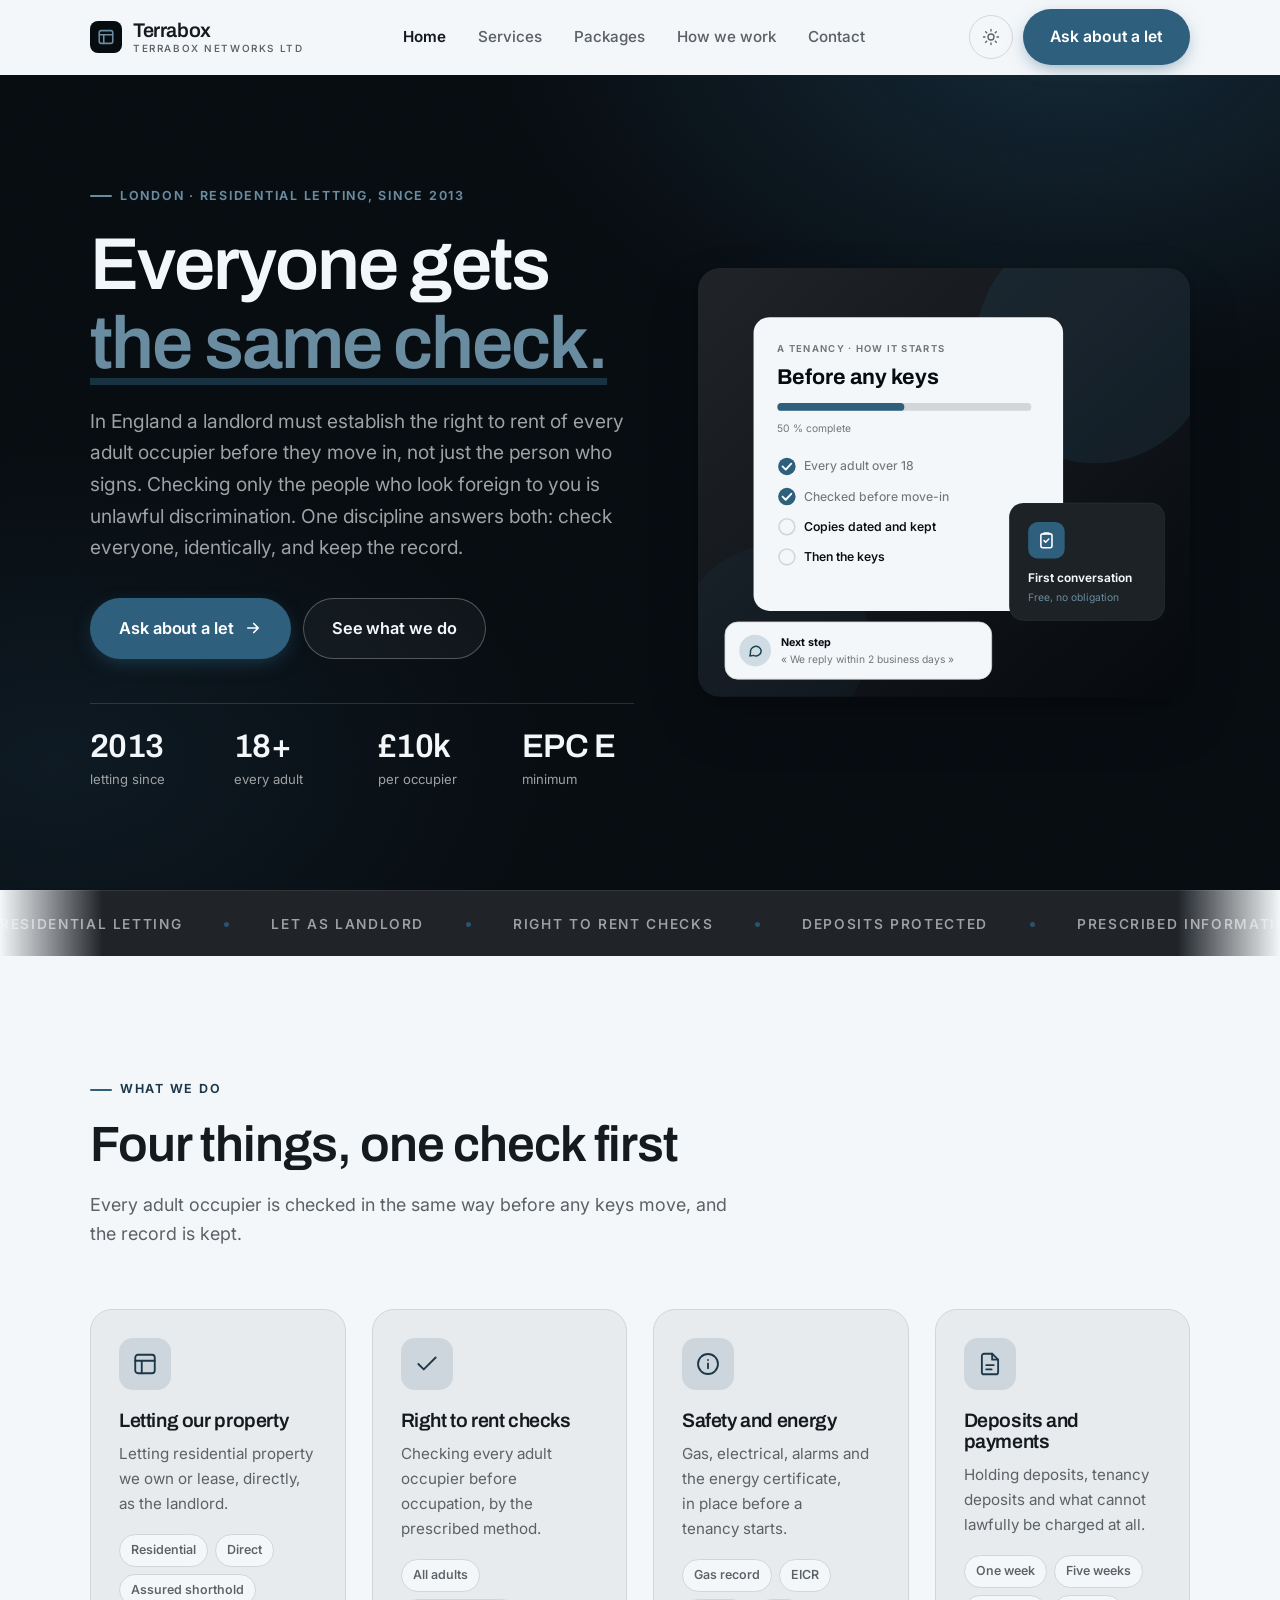
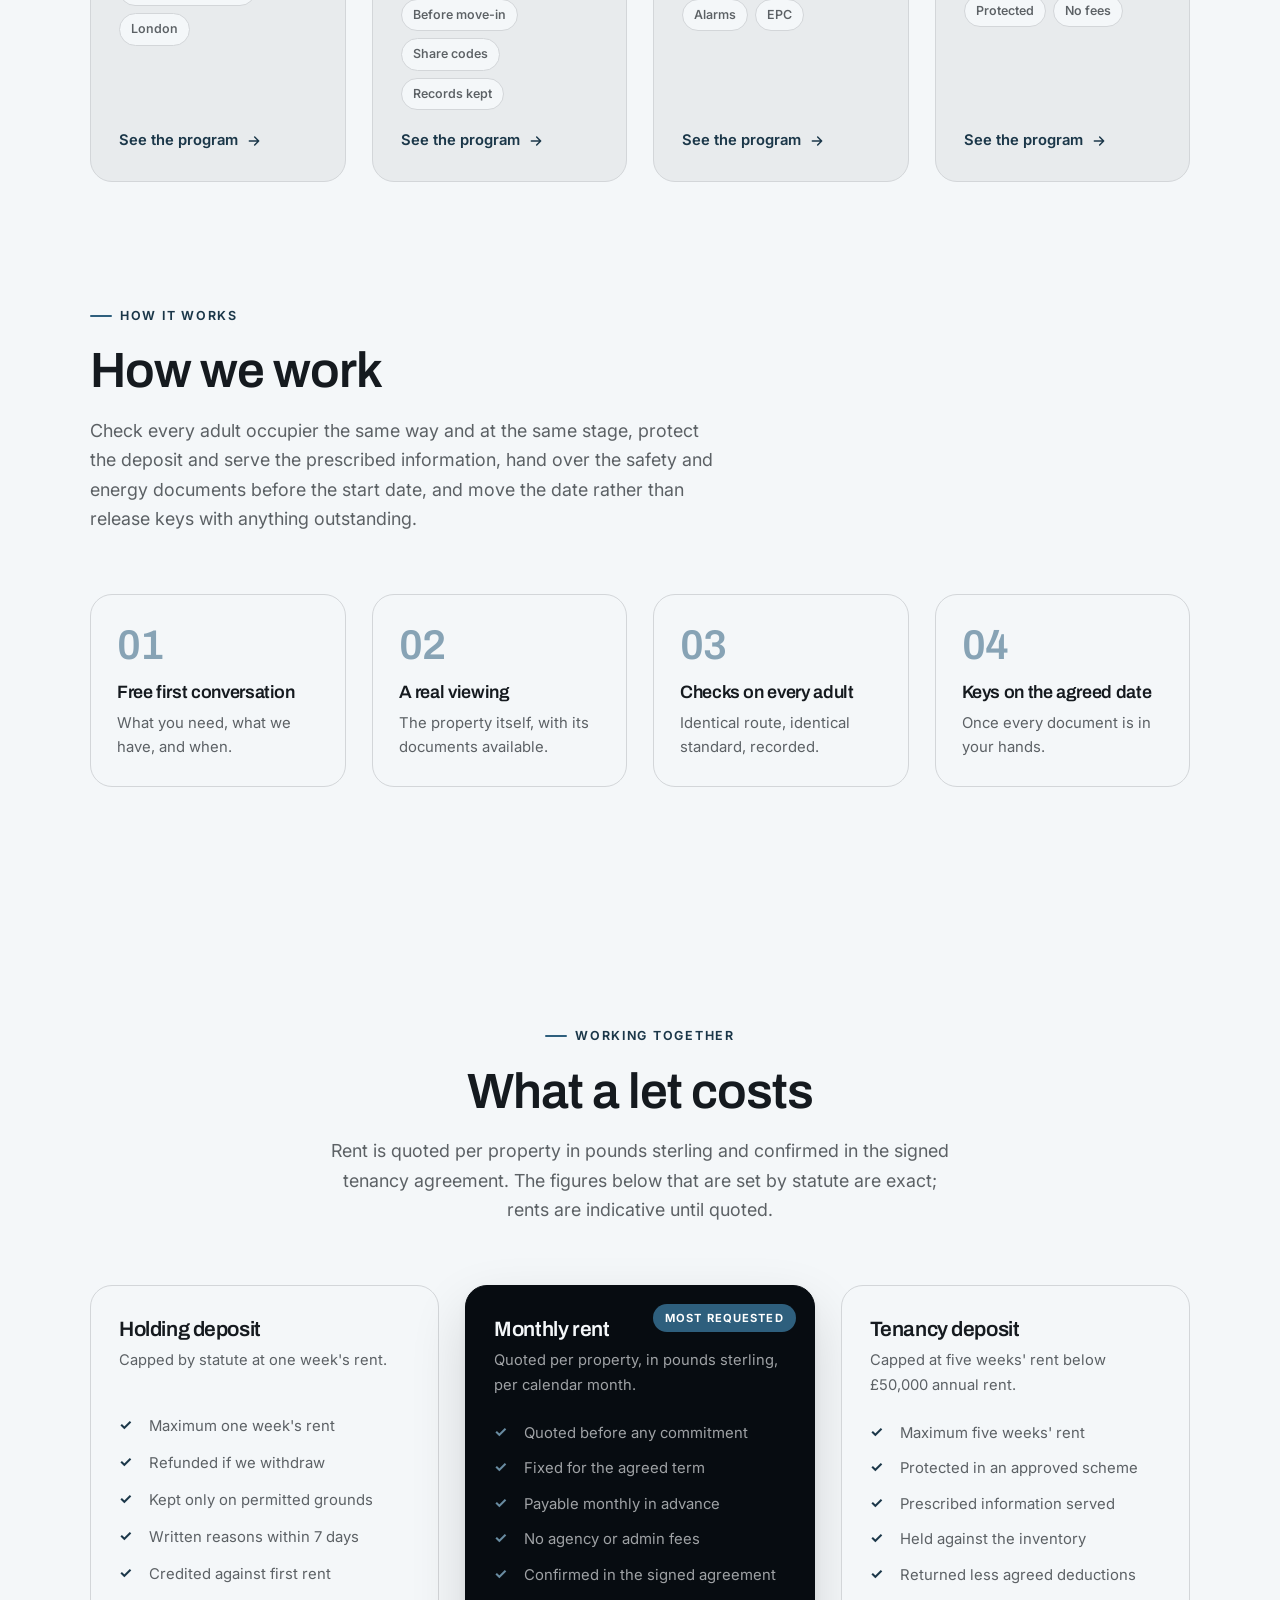
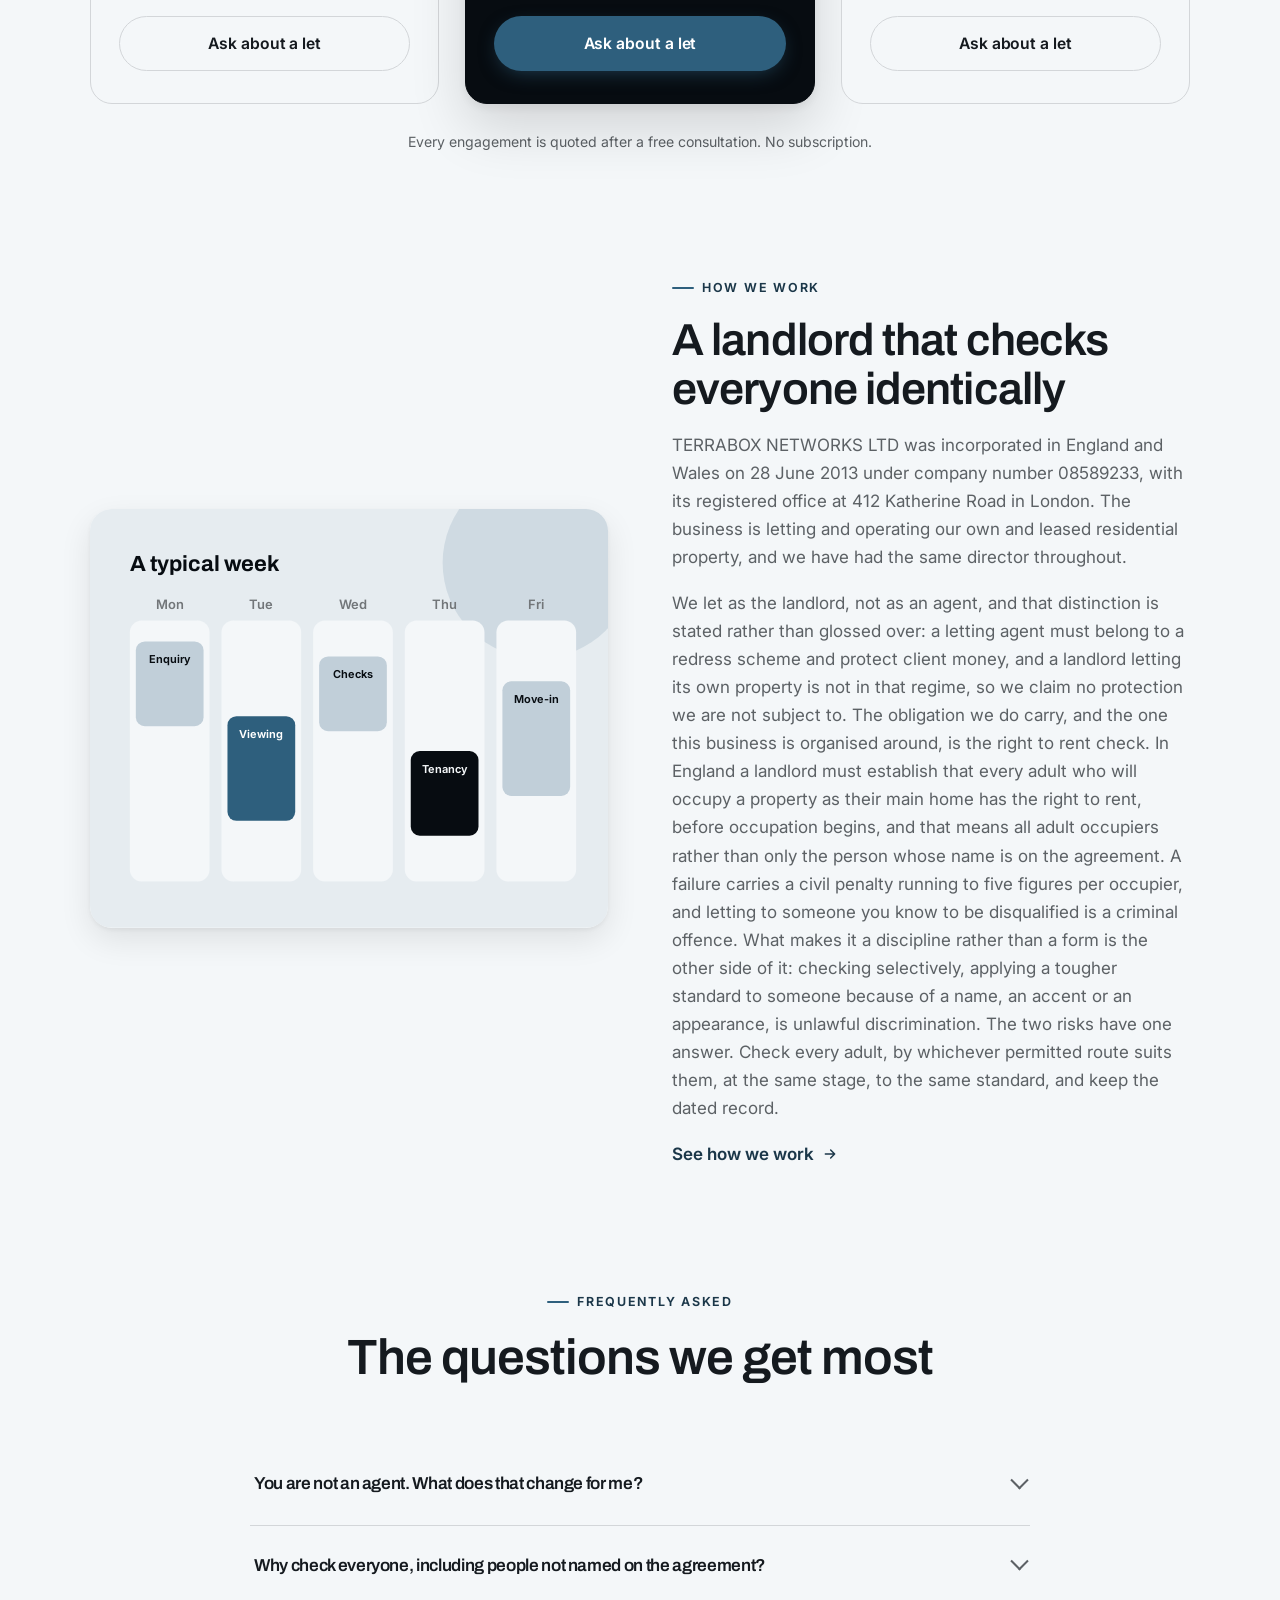
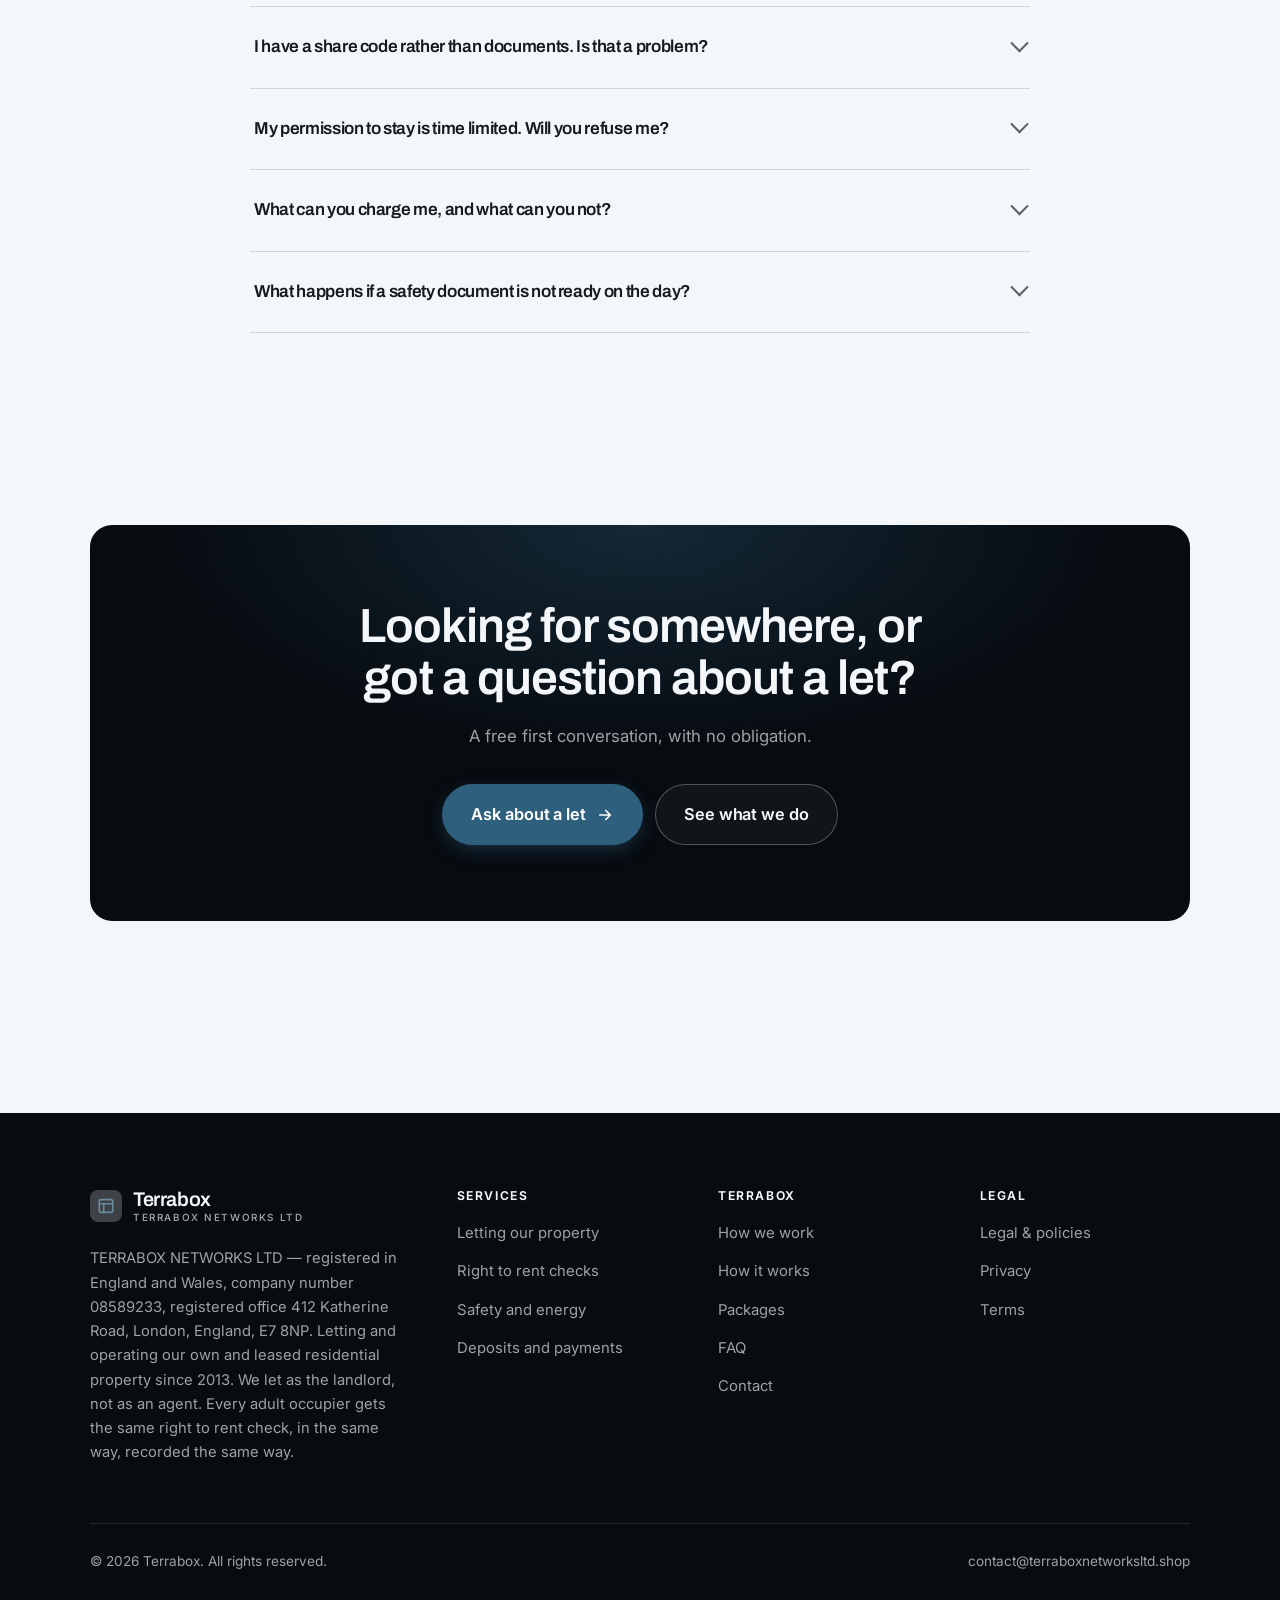
<file: index.html>
<!DOCTYPE html>
<html lang="en" class="no-js">
<head>
<meta charset="utf-8">
<meta name="viewport" content="width=device-width, initial-scale=1">
<title>Terrabox Networks Ltd — residential letting, London</title>
<meta name="description" content="TERRABOX NETWORKS LTD, letting and operating its own and leased residential property in London since 2013. Every adult occupier checked the same way.">
<link rel="canonical" href="https://terraboxnetworksltd.shop/">

<meta property="og:type" content="website">
<meta property="og:url" content="https://terraboxnetworksltd.shop/">
<meta property="og:site_name" content="Terrabox">
<meta property="og:locale" content="en_US">
<meta property="og:title" content="Terrabox Networks Ltd — residential letting, London">
<meta property="og:description" content="TERRABOX NETWORKS LTD, letting and operating its own and leased residential property in London since 2013. Every adult occupier checked the same way.">
<meta name="theme-color" content="#070c11">

<link rel="icon" href="assets/img/favicon.svg" type="image/svg+xml">
<link rel="preconnect" href="https://fonts.googleapis.com">
<link rel="preconnect" href="https://fonts.gstatic.com" crossorigin>
<link rel="stylesheet" href="https://fonts.googleapis.com/css2?family=Archivo:wght@400;500;600;700&family=Inter:wght@400..700&display=swap">
<link rel="stylesheet" href="assets/css/style.css">

<!-- Thème appliqué avant le premier rendu (évite le flash) -->
<script>
document.documentElement.classList.remove('no-js');
(function(){try{var t=localStorage.getItem('site-theme');if(t){document.documentElement.setAttribute('data-theme',t);}}catch(e){}})();
</script>
<script type="application/ld+json">
{
  "@context": "https://schema.org",
  "@type": "Organization",
  "name": "Terrabox",
  "url": "https://terraboxnetworksltd.shop/",
  "email": "contact@terraboxnetworksltd.shop",
  "description": "TERRABOX NETWORKS LTD, letting and operating its own and leased residential property in London since 2013. Every adult occupier checked the same way.",
  "areaServed": "US",
  "knowsLanguage": "en"
}
</script>
</head>

<body>
<a class="skip-link" href="#main">Skip to main content</a>

<header class="site-header">
  <nav class="wrap nav" aria-label="Main navigation">
    <a class="brand" href="index.html">
      <svg class="brand__mark" viewBox="0 0 64 64" aria-hidden="true">
        <rect class="bm-bg" width="64" height="64" rx="16"/>
        <g class="bm-ic" transform="translate(14 14) scale(1.5)" fill="none" stroke-width="2.1" stroke-linecap="round" stroke-linejoin="round"><rect x="3" y="3.5" width="18" height="17" rx="2.5"/><path d="M3 9h18M9 9v11.5"/></g>
      </svg>
      <span>Terrabox<span class="brand__sub">TERRABOX NETWORKS LTD</span></span>
    </a>

    <ul class="nav__links" id="nav-links">
      <li><a href="index.html" aria-current="page">Home</a></li>
      <li><a href="programs.html">Services</a></li>
      <li><a href="index.html#pricing">Packages</a></li>
      <li><a href="about.html">How we work</a></li>
      <li><a href="contact.html">Contact</a></li>
      <li><a class="btn btn--primary" href="contact.html">Ask about a let</a></li>
    </ul>

    <div class="nav__cta">
      <button class="theme-toggle" type="button" aria-label="Switch to dark theme">
        <svg class="icon-sun" viewBox="0 0 24 24" fill="none" stroke="currentColor" stroke-width="1.8" stroke-linecap="round" aria-hidden="true"><circle cx="12" cy="12" r="4"/><path d="M12 2v2m0 16v2M2 12h2m16 0h2M4.9 4.9l1.4 1.4m11.4 11.4 1.4 1.4M19.1 4.9l-1.4 1.4M6.3 17.7l-1.4 1.4"/></svg>
        <svg class="icon-moon" viewBox="0 0 24 24" fill="none" stroke="currentColor" stroke-width="1.8" stroke-linecap="round" stroke-linejoin="round" aria-hidden="true"><path d="M21 12.8A9 9 0 1 1 11.2 3a7 7 0 0 0 9.8 9.8z"/></svg>
      </button>
      <a class="btn btn--primary" href="contact.html">Ask about a let</a>
      <button class="nav__toggle" type="button" aria-expanded="false" aria-controls="nav-links" aria-label="Open menu">
        <svg class="icon-open" viewBox="0 0 24 24" fill="none" stroke="currentColor" stroke-width="2" stroke-linecap="round" aria-hidden="true"><path d="M3 6h18M3 12h18M3 18h18"/></svg>
        <svg class="icon-close" viewBox="0 0 24 24" fill="none" stroke="currentColor" stroke-width="2" stroke-linecap="round" aria-hidden="true"><path d="M6 6l12 12M18 6L6 18"/></svg>
      </button>
    </div>
  </nav>
</header>

<main id="main">

<section class="hero">
  <div class="wrap hero__inner">
    <div>
      <span class="eyebrow hero__eyebrow">London · Residential letting, since 2013</span>
      <h1>Everyone gets<br> <em>the same check.</em></h1>
      <p class="hero__lede">In England a landlord must establish the right to rent of every adult occupier before they move in, not just the person who signs. Checking only the people who look foreign to you is unlawful discrimination. One discipline answers both: check everyone, identically, and keep the record.</p>

      <div class="hero__actions">
        <a class="btn btn--primary btn--lg" href="contact.html">Ask about a let <svg viewBox="0 0 24 24" fill="none" stroke="currentColor" stroke-width="2.2" stroke-linecap="round" stroke-linejoin="round" aria-hidden="true"><path d="M5 12h14M13 6l6 6-6 6"/></svg></a>
        <a class="btn btn--on-dark btn--lg" href="programs.html">See what we do</a>
      </div>

      <ul class="hero__proof">
        <li><span class="stat__num">2013</span><span class="stat__label">letting since</span></li>
        <li><span class="stat__num">18+</span><span class="stat__label">every adult</span></li>
        <li><span class="stat__num">£10k</span><span class="stat__label">per occupier</span></li>
        <li><span class="stat__num">EPC E</span><span class="stat__label">minimum</span></li>
      </ul>
    </div>

    <div class="hero__art">
      <svg viewBox="0 0 620 540" role="img" aria-label="How a tenancy with Terrabox starts, with every adult occupier checked before keys are released.">
        <defs>
          <linearGradient id="hbg" x1="0" y1="0" x2="1" y2="1">
            <stop offset="0" stop-color="#202429"/><stop offset="1" stop-color="#060a0e"/>
          </linearGradient>
        </defs>
        <rect width="620" height="540" rx="22" fill="url(#hbg)"/>
        <circle cx="500" cy="96" r="150" fill="#2e5f7d" opacity=".16"/>
        <circle cx="96" cy="470" r="120" fill="#2e5f7d" opacity=".08"/>

        <g style="font-family: var(--font-body)">
          <!-- Carte programme -->
          <rect x="70" y="62" width="390" height="370" rx="20" fill="#f4f7f9"/>
          <text x="100" y="106" font-size="12" font-weight="650" letter-spacing="1.6" fill="#727679">A TENANCY · HOW IT STARTS</text>
          <text x="100" y="146" font-size="27" font-weight="700" fill="#070c11" style="font-family: var(--font-display)">Before any keys</text>
          <rect x="100" y="170" width="320" height="10" rx="5" fill="#d3d6d9"/>
          <rect x="100" y="170" width="160" height="10" rx="5" fill="#2e5f7d"/>
          <text x="100" y="206" font-size="13" fill="#727679">50 % complete</text>
          <circle cx="112" cy="250" r="11" fill="#2e5f7d"/><path d="M106.5 250l4 4 7-7.5" fill="none" stroke="#ffffff" stroke-width="2.4" stroke-linecap="round" stroke-linejoin="round"/><text x="134" y="255" font-size="15.5" fill="#727679" font-weight="450">Every adult over 18</text>
          <circle cx="112" cy="288" r="11" fill="#2e5f7d"/><path d="M106.5 288l4 4 7-7.5" fill="none" stroke="#ffffff" stroke-width="2.4" stroke-linecap="round" stroke-linejoin="round"/><text x="134" y="293" font-size="15.5" fill="#727679" font-weight="450">Checked before move-in</text>
          <circle cx="112" cy="326" r="10" fill="none" stroke="#d3d6d9" stroke-width="2"/><text x="134" y="331" font-size="15.5" fill="#070c11" font-weight="560">Copies dated and kept</text>
          <circle cx="112" cy="364" r="10" fill="none" stroke="#d3d6d9" stroke-width="2"/><text x="134" y="369" font-size="15.5" fill="#070c11" font-weight="560">Then the keys</text>

          <!-- Carte séance -->
          <rect x="392" y="296" width="196" height="148" rx="18" fill="#1d2226" stroke="#ffffff" stroke-opacity=".08"/>
          <rect x="416" y="320" width="46" height="46" rx="12" fill="#2e5f7d"/>
          <g transform="translate(427 331)" fill="none" stroke="#ffffff" color="#ffffff" stroke-width="2" stroke-linecap="round" stroke-linejoin="round"><rect x="5" y="4" width="14" height="17.5" rx="2.5"/><path d="M9 4V3h6v1M9 12.5l2 2 4-4"/></g>
          <text x="416" y="396" font-size="15" font-weight="650" fill="#f4f7f9">First conversation</text>
          <text x="416" y="420" font-size="13" fill="#698ca1">Free, no obligation</text>

          <!-- Retour du coach -->
          <rect x="34" y="446" width="336" height="72" rx="16" fill="#f4f7f9" stroke="#d3d6d9"/>
          <circle cx="72" cy="482" r="20" fill="#d0dce3"/>
          <g transform="translate(62 472) scale(.84)" fill="none" stroke="#1e3e51" stroke-width="2.2" stroke-linecap="round" stroke-linejoin="round"><path d="M21 12a8 8 0 0 1-11.6 7.1L4 20l1-4.6A8 8 0 1 1 21 12z"/></g>
          <text x="104" y="476" font-size="13.5" font-weight="700" fill="#070c11">Next step</text>
          <text x="104" y="498" font-size="13" fill="#727679">« We reply within 2 business days »</text>
        </g>
      </svg>
    </div>
  </div>
</section>

<div class="marquee" aria-hidden="true">
  <div class="marquee__track"><span>Residential letting</span><span>Let as landlord</span><span>Right to rent checks</span><span>Deposits protected</span><span>Prescribed information</span><span>Gas safety record</span><span>Electrical report</span><span>Energy certificate</span><span>London</span><span>Since 2013</span><span>Residential letting</span><span>Let as landlord</span><span>Right to rent checks</span><span>Deposits protected</span><span>Prescribed information</span><span>Gas safety record</span><span>Electrical report</span><span>Energy certificate</span><span>London</span><span>Since 2013</span></div>
</div>

<section class="section wrap" id="programs">
  <div class="section-head reveal">
    <span class="eyebrow">What we do</span>
    <h2>Four things, one check first</h2>
    <p>Every adult occupier is checked in the same way before any keys move, and the record is kept.</p>
  </div>
  <div class="grid grid--4 reveal-group">
    <a class="card" href="programs.html#letting">
      <div class="card__icon"><svg viewBox="0 0 24 24" fill="none" stroke="currentColor" stroke-width="1.7" stroke-linecap="round" stroke-linejoin="round" aria-hidden="true"><rect x="3" y="3.5" width="18" height="17" rx="2.5"/><path d="M3 9h18M9 9v11.5"/></svg></div>
      <h3>Letting our property</h3>
      <p>Letting residential property we own or lease, directly, as the landlord.</p>
      <ul class="tags"><li>Residential</li><li>Direct</li><li>Assured shorthold</li><li>London</li></ul>
      <span class="arrow-link">See the program <svg viewBox="0 0 24 24" fill="none" stroke="currentColor" stroke-width="2.2" stroke-linecap="round" stroke-linejoin="round" aria-hidden="true"><path d="M5 12h14M13 6l6 6-6 6"/></svg></span>
    </a>
    <a class="card" href="programs.html#checks">
      <div class="card__icon"><svg viewBox="0 0 24 24" fill="none" stroke="currentColor" stroke-width="1.7" stroke-linecap="round" stroke-linejoin="round" aria-hidden="true"><path d="M20 6 9 17l-5-5"/></svg></div>
      <h3>Right to rent checks</h3>
      <p>Checking every adult occupier before occupation, by the prescribed method.</p>
      <ul class="tags"><li>All adults</li><li>Before move-in</li><li>Share codes</li><li>Records kept</li></ul>
      <span class="arrow-link">See the program <svg viewBox="0 0 24 24" fill="none" stroke="currentColor" stroke-width="2.2" stroke-linecap="round" stroke-linejoin="round" aria-hidden="true"><path d="M5 12h14M13 6l6 6-6 6"/></svg></span>
    </a>
    <a class="card" href="programs.html#safety">
      <div class="card__icon"><svg viewBox="0 0 24 24" fill="none" stroke="currentColor" stroke-width="1.7" stroke-linecap="round" stroke-linejoin="round" aria-hidden="true"><circle cx="12" cy="12" r="9.2"/><path d="M12 16v-4.5M12 8.2v.1"/></svg></div>
      <h3>Safety and energy</h3>
      <p>Gas, electrical, alarms and the energy certificate, in place before a tenancy starts.</p>
      <ul class="tags"><li>Gas record</li><li>EICR</li><li>Alarms</li><li>EPC</li></ul>
      <span class="arrow-link">See the program <svg viewBox="0 0 24 24" fill="none" stroke="currentColor" stroke-width="2.2" stroke-linecap="round" stroke-linejoin="round" aria-hidden="true"><path d="M5 12h14M13 6l6 6-6 6"/></svg></span>
    </a>
    <a class="card" href="programs.html#deposits">
      <div class="card__icon"><svg viewBox="0 0 24 24" fill="none" stroke="currentColor" stroke-width="1.7" stroke-linecap="round" stroke-linejoin="round" aria-hidden="true"><path d="M14 2.5H6.5A2 2 0 0 0 4.5 4.5v15a2 2 0 0 0 2 2h11a2 2 0 0 0 2-2V8z"/><path d="M14 2.5V8h5.5M8.5 13h7M8.5 17h5"/></svg></div>
      <h3>Deposits and payments</h3>
      <p>Holding deposits, tenancy deposits and what cannot lawfully be charged at all.</p>
      <ul class="tags"><li>One week</li><li>Five weeks</li><li>Protected</li><li>No fees</li></ul>
      <span class="arrow-link">See the program <svg viewBox="0 0 24 24" fill="none" stroke="currentColor" stroke-width="2.2" stroke-linecap="round" stroke-linejoin="round" aria-hidden="true"><path d="M5 12h14M13 6l6 6-6 6"/></svg></span>
    </a>
  </div>
</section>

<section class="section section--flush wrap" id="how-it-works">
  <div class="section-head reveal">
    <span class="eyebrow">How it works</span>
    <h2>How we work</h2>
    <p>Check every adult occupier the same way and at the same stage, protect the deposit and serve the prescribed information, hand over the safety and energy documents before the start date, and move the date rather than release keys with anything outstanding.</p>
  </div>
  <div class="grid grid--4 steps reveal-group">
    <article class="step">
      <h3>Free first conversation</h3>
      <p>What you need, what we have, and when.</p>
    </article>
    <article class="step">
      <h3>A real viewing</h3>
      <p>The property itself, with its documents available.</p>
    </article>
    <article class="step">
      <h3>Checks on every adult</h3>
      <p>Identical route, identical standard, recorded.</p>
    </article>
    <article class="step">
      <h3>Keys on the agreed date</h3>
      <p>Once every document is in your hands.</p>
    </article>
  </div>
</section>

<section class="section wrap" id="pricing">
  <div class="section-head section-head--center reveal">
    <span class="eyebrow">Working together</span>
    <h2>What a let costs</h2>
    <p>Rent is quoted per property in pounds sterling and confirmed in the signed tenancy agreement. The figures below that are set by statute are exact; rents are indicative until quoted.</p>
  </div>
  <div class="grid grid--3 plans reveal-group">
    <article class="plan">
      
      <h3>Holding deposit</h3>
      <p class="plan__desc">Capped by statute at one week's rent.</p>
      
      <ul class="plan__features">
        <li>Maximum one week's rent</li>
        <li>Refunded if we withdraw</li>
        <li>Kept only on permitted grounds</li>
        <li>Written reasons within 7 days</li>
        <li>Credited against first rent</li>
      </ul>
      <a class="btn btn--ghost btn--block" href="contact.html">Ask about a let</a>
    </article>
    <article class="plan plan--featured">
      <span class="plan__tag">Most requested</span>
      <h3>Monthly rent</h3>
      <p class="plan__desc">Quoted per property, in pounds sterling, per calendar month.</p>
      
      <ul class="plan__features">
        <li>Quoted before any commitment</li>
        <li>Fixed for the agreed term</li>
        <li>Payable monthly in advance</li>
        <li>No agency or admin fees</li>
        <li>Confirmed in the signed agreement</li>
      </ul>
      <a class="btn btn--primary btn--block" href="contact.html">Ask about a let</a>
    </article>
    <article class="plan">
      
      <h3>Tenancy deposit</h3>
      <p class="plan__desc">Capped at five weeks' rent below £50,000 annual rent.</p>
      
      <ul class="plan__features">
        <li>Maximum five weeks' rent</li>
        <li>Protected in an approved scheme</li>
        <li>Prescribed information served</li>
        <li>Held against the inventory</li>
        <li>Returned less agreed deductions</li>
      </ul>
      <a class="btn btn--ghost btn--block" href="contact.html">Ask about a let</a>
    </article>
  </div>
  <p class="plans-note">Every engagement is quoted after a free consultation. No subscription.</p>
</section>

<section class="section section--flush wrap">
  <div class="split reveal">
    <div class="split__art">
      <svg viewBox="0 0 520 420" role="img" aria-label="Example of a typical week: Enquiry, Viewing, Checks, Tenancy, Move-in.">
        <rect width="520" height="420" rx="20" fill="#e6ecf0"/>
        <circle cx="450" cy="54" r="96" fill="#2e5f7d" opacity=".12"/>
        <g style="font-family: var(--font-body)">
        <text x="40" y="62" font-size="22" font-weight="700" fill="#070c11" style="font-family: var(--font-display)">A typical week</text>
        <text x="80" y="100" text-anchor="middle" font-size="13" font-weight="600" fill="#727679">Mon</text>
        <rect x="40" y="112" width="80" height="262" rx="12" fill="#f4f7f9"/>
        <rect x="46" y="133" width="68" height="85" rx="9" fill="#c1cfd9"/>
        <text x="80" y="155" text-anchor="middle" font-size="11" font-weight="650" fill="#070c11">Enquiry</text>
        <text x="172" y="100" text-anchor="middle" font-size="13" font-weight="600" fill="#727679">Tue</text>
        <rect x="132" y="112" width="80" height="262" rx="12" fill="#f4f7f9"/>
        <rect x="138" y="208" width="68" height="105" rx="9" fill="#2e5f7d"/>
        <text x="172" y="230" text-anchor="middle" font-size="11" font-weight="650" fill="#ffffff">Viewing</text>
        <text x="264" y="100" text-anchor="middle" font-size="13" font-weight="600" fill="#727679">Wed</text>
        <rect x="224" y="112" width="80" height="262" rx="12" fill="#f4f7f9"/>
        <rect x="230" y="148" width="68" height="75" rx="9" fill="#c1cfd9"/>
        <text x="264" y="170" text-anchor="middle" font-size="11" font-weight="650" fill="#070c11">Checks</text>
        <text x="356" y="100" text-anchor="middle" font-size="13" font-weight="600" fill="#727679">Thu</text>
        <rect x="316" y="112" width="80" height="262" rx="12" fill="#f4f7f9"/>
        <rect x="322" y="243" width="68" height="85" rx="9" fill="#070c11"/>
        <text x="356" y="265" text-anchor="middle" font-size="11" font-weight="650" fill="#f4f7f9">Tenancy</text>
        <text x="448" y="100" text-anchor="middle" font-size="13" font-weight="600" fill="#727679">Fri</text>
        <rect x="408" y="112" width="80" height="262" rx="12" fill="#f4f7f9"/>
        <rect x="414" y="173" width="68" height="115" rx="9" fill="#c1cfd9"/>
        <text x="448" y="195" text-anchor="middle" font-size="11" font-weight="650" fill="#070c11">Move-in</text>
        </g>
      </svg>
    </div>
    <div>
      <span class="eyebrow">How we work</span>
      <h2>A landlord that checks everyone identically</h2>
      <p>TERRABOX NETWORKS LTD was incorporated in England and Wales on 28 June 2013 under company number 08589233, with its registered office at 412 Katherine Road in London. The business is letting and operating our own and leased residential property, and we have had the same director throughout.</p>
      <p>We let as the landlord, not as an agent, and that distinction is stated rather than glossed over: a letting agent must belong to a redress scheme and protect client money, and a landlord letting its own property is not in that regime, so we claim no protection we are not subject to. The obligation we do carry, and the one this business is organised around, is the right to rent check. In England a landlord must establish that every adult who will occupy a property as their main home has the right to rent, before occupation begins, and that means all adult occupiers rather than only the person whose name is on the agreement. A failure carries a civil penalty running to five figures per occupier, and letting to someone you know to be disqualified is a criminal offence. What makes it a discipline rather than a form is the other side of it: checking selectively, applying a tougher standard to someone because of a name, an accent or an appearance, is unlawful discrimination. The two risks have one answer. Check every adult, by whichever permitted route suits them, at the same stage, to the same standard, and keep the dated record.</p>
      <p><a class="arrow-link" href="about.html">See how we work <svg viewBox="0 0 24 24" fill="none" stroke="currentColor" stroke-width="2.2" stroke-linecap="round" stroke-linejoin="round" aria-hidden="true"><path d="M5 12h14M13 6l6 6-6 6"/></svg></a></p>
    </div>
  </div>
</section>

<section class="section section--flush wrap" id="faq">
  <div class="section-head section-head--center reveal">
    <span class="eyebrow">Frequently asked</span>
    <h2>The questions we get most</h2>
  </div>
  <div class="faq reveal">
    <details>
      <summary>You are not an agent. What does that change for me?</summary>
      <p>It changes which protections exist. A letting agent must be a member of a property redress scheme and must protect client money; a landlord letting its own property is not in that regime. We would rather state that plainly than let anyone assume protections that do not apply. What you get instead is dealing directly with the landlord, no agency fees, and the statutory protections that do apply to any tenancy, including deposit protection and the prohibition on letting fees.</p>
    </details>
    <details>
      <summary>Why check everyone, including people not named on the agreement?</summary>
      <p>Because the law requires it. The right to rent duty covers every adult aged 18 or over who will occupy the property as their only or main home, whether or not they are a named tenant. A check done only on the lead tenant leaves the landlord exposed to a civil penalty for each unchecked occupier. So the question is asked of everyone moving in, at the same point in the process.</p>
    </details>
    <details>
      <summary>I have a share code rather than documents. Is that a problem?</summary>
      <p>Not at all, and it is often simpler. A Home Office online check using a share code is a permitted route, as is examining original documents in person, as is identity document validation through a certified provider. We will not insist on one particular document when the law permits another. Doing so would be both unnecessary and, depending on who it was aimed at, discriminatory.</p>
    </details>
    <details>
      <summary>My permission to stay is time limited. Will you refuse me?</summary>
      <p>No. Time-limited permission is a right to rent, and refusing on that basis would be unlawful discrimination. What it means in practice is a follow-up check before the permission expires, which we diarise rather than leave to chance. The outcome of that check is a matter for your immigration status at the time, not something we decide.</p>
    </details>
    <details>
      <summary>What can you charge me, and what can you not?</summary>
      <p>A holding deposit capped at one week's rent, a tenancy deposit capped at five weeks' rent where the annual rent is under fifty thousand pounds, the rent itself, and the limited default payments the legislation permits. We cannot charge you for viewings, for referencing, for preparing an inventory or for drawing up the agreement. Those are prohibited payments. Anyone asking you for them is not entitled to.</p>
    </details>
    <details>
      <summary>What happens if a safety document is not ready on the day?</summary>
      <p>The start date moves and the keys stay with us. A gas safety record, an electrical condition report, the energy certificate, working alarms, the deposit protected with its prescribed information and the How to Rent guide all belong in your hands before you occupy, not afterwards. Handing over keys with any of those outstanding would suit our diary and nobody else's interests.</p>
    </details>
  </div>
</section>

<section class="wrap section--tight">
  <div class="cta-band reveal">
    <h2>Looking for somewhere, or got a question about a let?</h2>
    <p>A free first conversation, with no obligation.</p>
    <div class="hero__actions">
      <a class="btn btn--primary btn--lg" href="contact.html">Ask about a let <svg viewBox="0 0 24 24" fill="none" stroke="currentColor" stroke-width="2.2" stroke-linecap="round" stroke-linejoin="round" aria-hidden="true"><path d="M5 12h14M13 6l6 6-6 6"/></svg></a>
      <a class="btn btn--on-dark btn--lg" href="programs.html">See what we do</a>
    </div>
  </div>
</section>

</main>

<footer class="site-footer">
  <div class="wrap">
    <div class="footer__grid">
      <div class="footer__brand">
        <a class="brand" href="index.html">
          <svg class="brand__mark" viewBox="0 0 64 64" aria-hidden="true">
        <rect class="bm-bg" width="64" height="64" rx="16"/>
        <g class="bm-ic" transform="translate(14 14) scale(1.5)" fill="none" stroke-width="2.1" stroke-linecap="round" stroke-linejoin="round"><rect x="3" y="3.5" width="18" height="17" rx="2.5"/><path d="M3 9h18M9 9v11.5"/></g>
      </svg>
          <span>Terrabox<span class="brand__sub">TERRABOX NETWORKS LTD</span></span>
        </a>
        <p>TERRABOX NETWORKS LTD — registered in England and Wales, company number 08589233, registered office 412 Katherine Road, London, England, E7 8NP. Letting and operating our own and leased residential property since 2013. We let as the landlord, not as an agent. Every adult occupier gets the same right to rent check, in the same way, recorded the same way.</p>
      </div>

      <div class="footer__col">
        <h4>Services</h4>
        <ul>
          <li><a href="programs.html#letting">Letting our property</a></li>
          <li><a href="programs.html#checks">Right to rent checks</a></li>
          <li><a href="programs.html#safety">Safety and energy</a></li>
          <li><a href="programs.html#deposits">Deposits and payments</a></li>
        </ul>
      </div>

      <div class="footer__col">
        <h4>Terrabox</h4>
        <ul>
          <li><a href="about.html">How we work</a></li>
          <li><a href="index.html#how-it-works">How it works</a></li>
          <li><a href="index.html#pricing">Packages</a></li>
          <li><a href="index.html#faq">FAQ</a></li>
          <li><a href="contact.html">Contact</a></li>
        </ul>
      </div>

      <div class="footer__col">
        <h4>Legal</h4>
        <ul>
          <li><a href="legal.html">Legal &amp; policies</a></li>
          <li><a href="legal.html#privacy">Privacy</a></li>
          <li><a href="legal.html#terms">Terms</a></li>
        </ul>
      </div>
    </div>

    <div class="footer__bottom">
      <p>© <span data-year>2026</span> Terrabox. All rights reserved.</p>
      <p><a href="mailto:contact@terraboxnetworksltd.shop">contact@terraboxnetworksltd.shop</a></p>
    </div>
  </div>
</footer>

<script src="assets/js/main.js" defer></script>
</body>
</html>
</file>
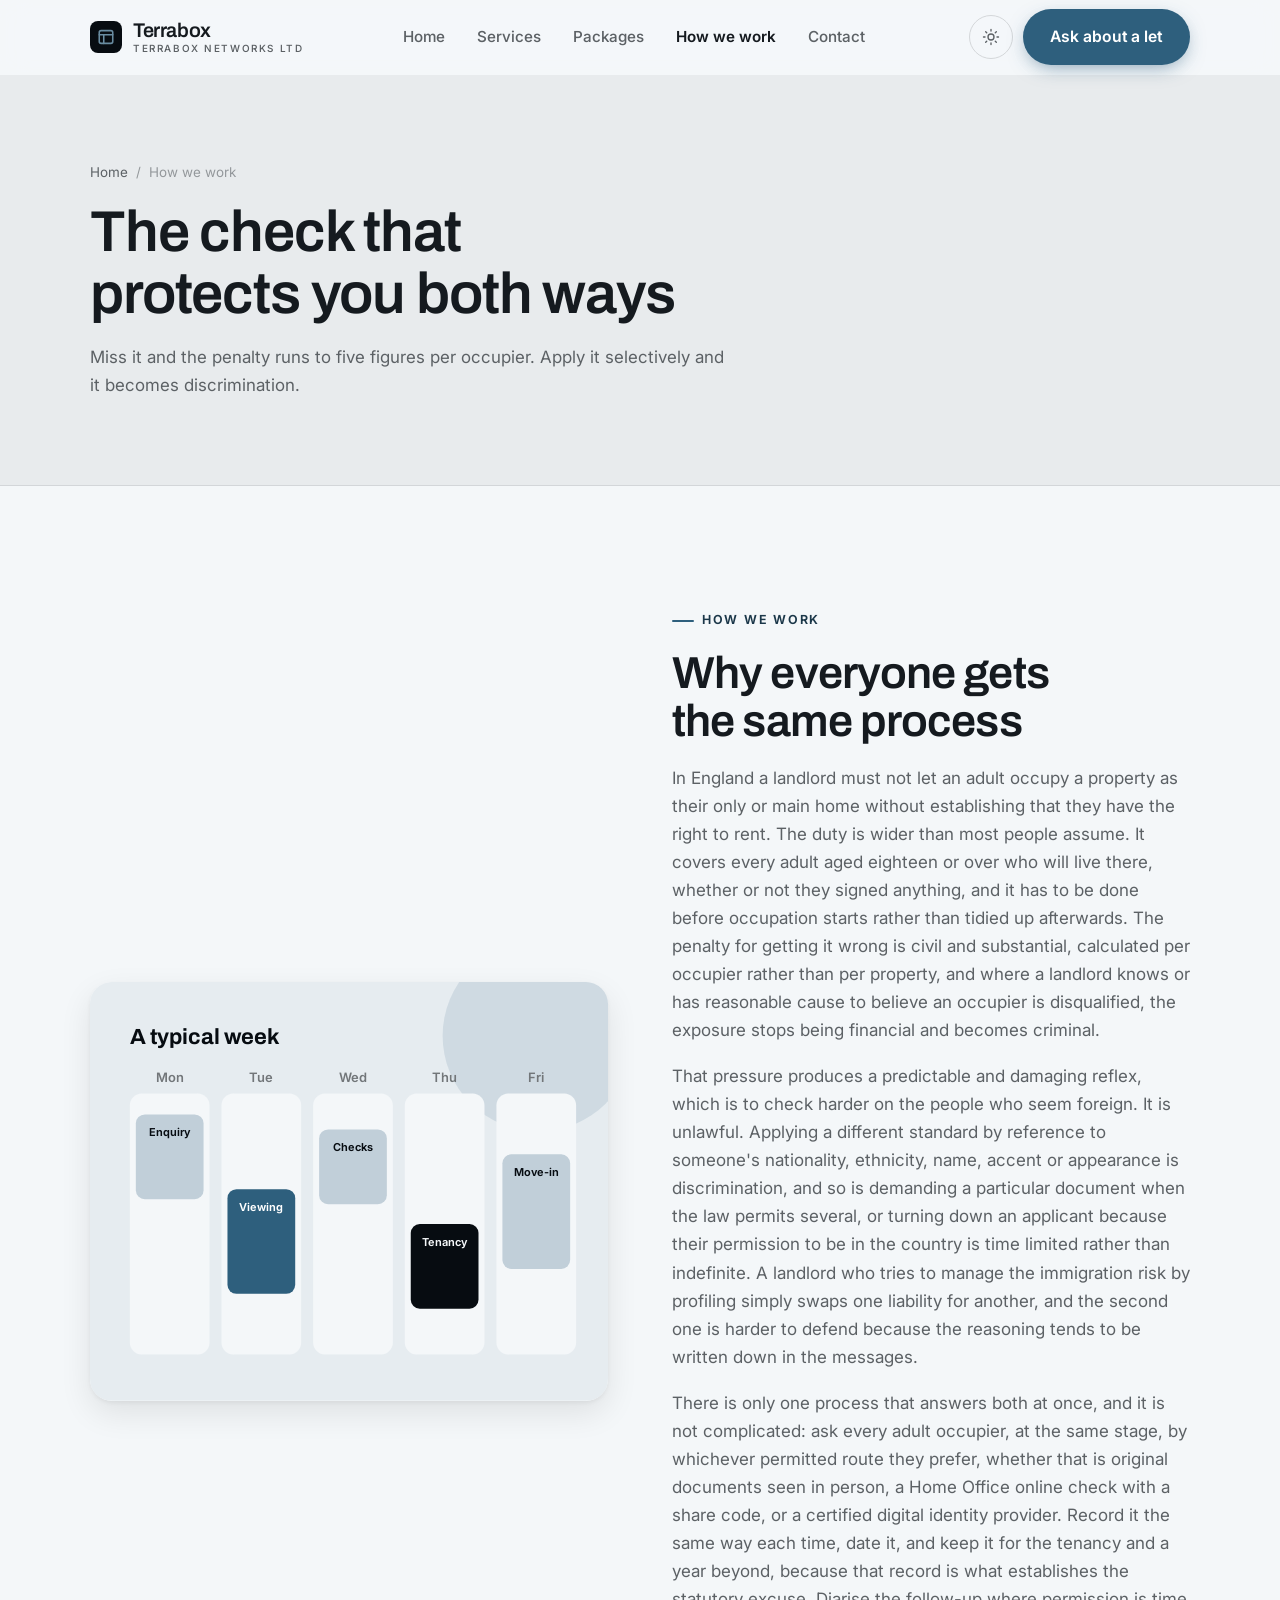
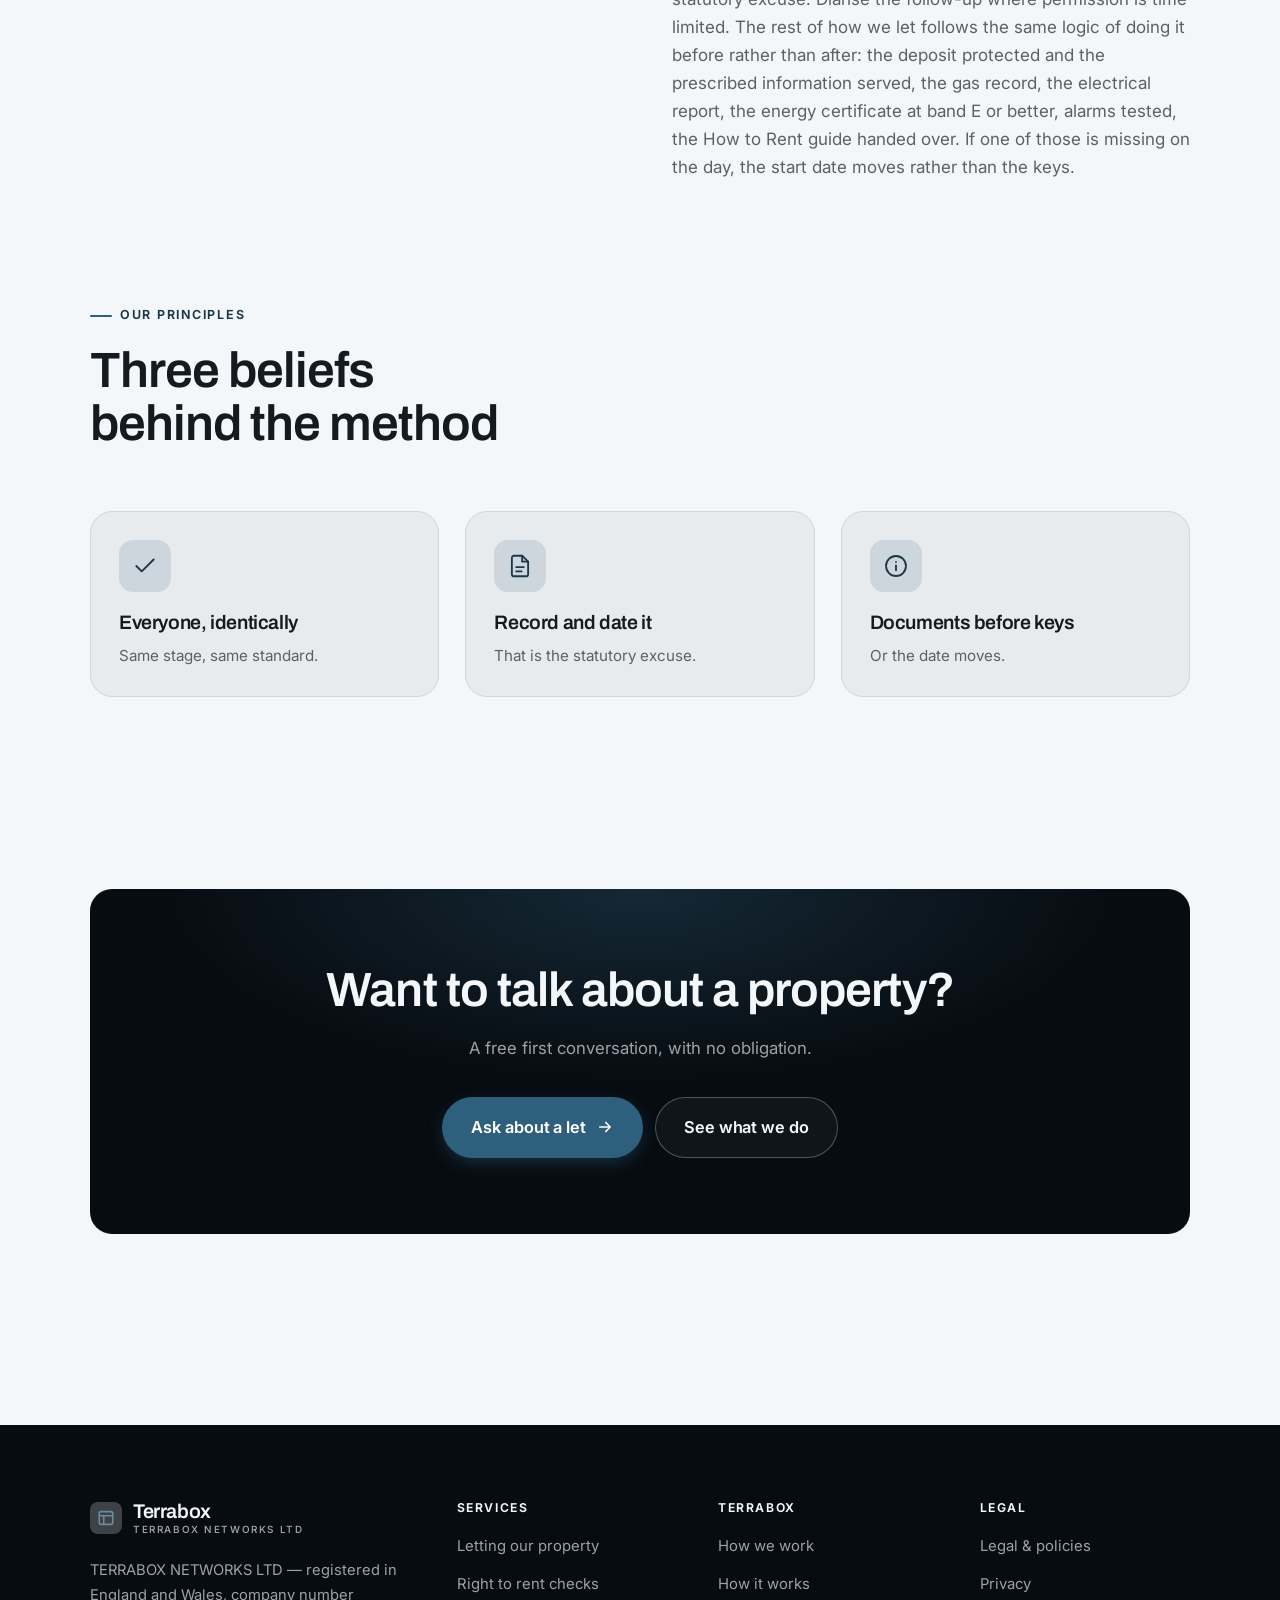
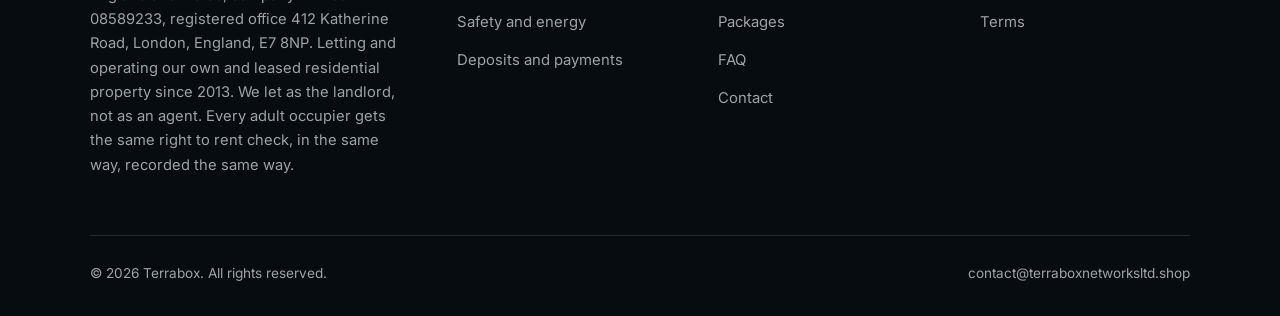
<file: about.html>
<!DOCTYPE html>
<html lang="en" class="no-js">
<head>
<meta charset="utf-8">
<meta name="viewport" content="width=device-width, initial-scale=1">
<title>How we work — Terrabox</title>
<meta name="description" content="About TERRABOX NETWORKS LTD, a London residential landlord letting its own and leased property since 2013.">
<link rel="canonical" href="https://terraboxnetworksltd.shop/about.html">

<meta property="og:type" content="website">
<meta property="og:url" content="https://terraboxnetworksltd.shop/about.html">
<meta property="og:site_name" content="Terrabox">
<meta property="og:locale" content="en_US">
<meta property="og:title" content="How we work — Terrabox">
<meta property="og:description" content="About TERRABOX NETWORKS LTD, a London residential landlord letting its own and leased property since 2013.">
<meta name="theme-color" content="#070c11">

<link rel="icon" href="assets/img/favicon.svg" type="image/svg+xml">
<link rel="preconnect" href="https://fonts.googleapis.com">
<link rel="preconnect" href="https://fonts.gstatic.com" crossorigin>
<link rel="stylesheet" href="https://fonts.googleapis.com/css2?family=Archivo:wght@400;500;600;700&family=Inter:wght@400..700&display=swap">
<link rel="stylesheet" href="assets/css/style.css">

<!-- Thème appliqué avant le premier rendu (évite le flash) -->
<script>
document.documentElement.classList.remove('no-js');
(function(){try{var t=localStorage.getItem('site-theme');if(t){document.documentElement.setAttribute('data-theme',t);}}catch(e){}})();
</script>
</head>

<body>
<a class="skip-link" href="#main">Skip to main content</a>

<header class="site-header">
  <nav class="wrap nav" aria-label="Main navigation">
    <a class="brand" href="index.html">
      <svg class="brand__mark" viewBox="0 0 64 64" aria-hidden="true">
        <rect class="bm-bg" width="64" height="64" rx="16"/>
        <g class="bm-ic" transform="translate(14 14) scale(1.5)" fill="none" stroke-width="2.1" stroke-linecap="round" stroke-linejoin="round"><rect x="3" y="3.5" width="18" height="17" rx="2.5"/><path d="M3 9h18M9 9v11.5"/></g>
      </svg>
      <span>Terrabox<span class="brand__sub">TERRABOX NETWORKS LTD</span></span>
    </a>

    <ul class="nav__links" id="nav-links">
      <li><a href="index.html">Home</a></li>
      <li><a href="programs.html">Services</a></li>
      <li><a href="index.html#pricing">Packages</a></li>
      <li><a href="about.html" aria-current="page">How we work</a></li>
      <li><a href="contact.html">Contact</a></li>
      <li><a class="btn btn--primary" href="contact.html">Ask about a let</a></li>
    </ul>

    <div class="nav__cta">
      <button class="theme-toggle" type="button" aria-label="Switch to dark theme">
        <svg class="icon-sun" viewBox="0 0 24 24" fill="none" stroke="currentColor" stroke-width="1.8" stroke-linecap="round" aria-hidden="true"><circle cx="12" cy="12" r="4"/><path d="M12 2v2m0 16v2M2 12h2m16 0h2M4.9 4.9l1.4 1.4m11.4 11.4 1.4 1.4M19.1 4.9l-1.4 1.4M6.3 17.7l-1.4 1.4"/></svg>
        <svg class="icon-moon" viewBox="0 0 24 24" fill="none" stroke="currentColor" stroke-width="1.8" stroke-linecap="round" stroke-linejoin="round" aria-hidden="true"><path d="M21 12.8A9 9 0 1 1 11.2 3a7 7 0 0 0 9.8 9.8z"/></svg>
      </button>
      <a class="btn btn--primary" href="contact.html">Ask about a let</a>
      <button class="nav__toggle" type="button" aria-expanded="false" aria-controls="nav-links" aria-label="Open menu">
        <svg class="icon-open" viewBox="0 0 24 24" fill="none" stroke="currentColor" stroke-width="2" stroke-linecap="round" aria-hidden="true"><path d="M3 6h18M3 12h18M3 18h18"/></svg>
        <svg class="icon-close" viewBox="0 0 24 24" fill="none" stroke="currentColor" stroke-width="2" stroke-linecap="round" aria-hidden="true"><path d="M6 6l12 12M18 6L6 18"/></svg>
      </button>
    </div>
  </nav>
</header>

<main id="main">

<section class="page-head">
  <div class="wrap">
    <nav class="breadcrumb" aria-label="Breadcrumb">
      <a href="index.html">Home</a><span>/</span><span aria-current="page">How we work</span>
    </nav>
    <h1>The check that protects you both ways</h1>
    <p>Miss it and the penalty runs to five figures per occupier. Apply it selectively and it becomes discrimination.</p>
  </div>
</section>

<section class="section wrap">
  <div class="split reveal">
    <div class="split__art">
      <svg viewBox="0 0 520 420" role="img" aria-label="Example of a typical week: Enquiry, Viewing, Checks, Tenancy, Move-in.">
        <rect width="520" height="420" rx="20" fill="#e6ecf0"/>
        <circle cx="450" cy="54" r="96" fill="#2e5f7d" opacity=".12"/>
        <g style="font-family: var(--font-body)">
        <text x="40" y="62" font-size="22" font-weight="700" fill="#070c11" style="font-family: var(--font-display)">A typical week</text>
        <text x="80" y="100" text-anchor="middle" font-size="13" font-weight="600" fill="#727679">Mon</text>
        <rect x="40" y="112" width="80" height="262" rx="12" fill="#f4f7f9"/>
        <rect x="46" y="133" width="68" height="85" rx="9" fill="#c1cfd9"/>
        <text x="80" y="155" text-anchor="middle" font-size="11" font-weight="650" fill="#070c11">Enquiry</text>
        <text x="172" y="100" text-anchor="middle" font-size="13" font-weight="600" fill="#727679">Tue</text>
        <rect x="132" y="112" width="80" height="262" rx="12" fill="#f4f7f9"/>
        <rect x="138" y="208" width="68" height="105" rx="9" fill="#2e5f7d"/>
        <text x="172" y="230" text-anchor="middle" font-size="11" font-weight="650" fill="#ffffff">Viewing</text>
        <text x="264" y="100" text-anchor="middle" font-size="13" font-weight="600" fill="#727679">Wed</text>
        <rect x="224" y="112" width="80" height="262" rx="12" fill="#f4f7f9"/>
        <rect x="230" y="148" width="68" height="75" rx="9" fill="#c1cfd9"/>
        <text x="264" y="170" text-anchor="middle" font-size="11" font-weight="650" fill="#070c11">Checks</text>
        <text x="356" y="100" text-anchor="middle" font-size="13" font-weight="600" fill="#727679">Thu</text>
        <rect x="316" y="112" width="80" height="262" rx="12" fill="#f4f7f9"/>
        <rect x="322" y="243" width="68" height="85" rx="9" fill="#070c11"/>
        <text x="356" y="265" text-anchor="middle" font-size="11" font-weight="650" fill="#f4f7f9">Tenancy</text>
        <text x="448" y="100" text-anchor="middle" font-size="13" font-weight="600" fill="#727679">Fri</text>
        <rect x="408" y="112" width="80" height="262" rx="12" fill="#f4f7f9"/>
        <rect x="414" y="173" width="68" height="115" rx="9" fill="#c1cfd9"/>
        <text x="448" y="195" text-anchor="middle" font-size="11" font-weight="650" fill="#070c11">Move-in</text>
        </g>
      </svg>
    </div>
    <div>
      <span class="eyebrow">How we work</span>
      <h2>Why everyone gets the same process</h2>
      <p>In England a landlord must not let an adult occupy a property as their only or main home without establishing that they have the right to rent. The duty is wider than most people assume. It covers every adult aged eighteen or over who will live there, whether or not they signed anything, and it has to be done before occupation starts rather than tidied up afterwards. The penalty for getting it wrong is civil and substantial, calculated per occupier rather than per property, and where a landlord knows or has reasonable cause to believe an occupier is disqualified, the exposure stops being financial and becomes criminal.</p>
      <p>That pressure produces a predictable and damaging reflex, which is to check harder on the people who seem foreign. It is unlawful. Applying a different standard by reference to someone's nationality, ethnicity, name, accent or appearance is discrimination, and so is demanding a particular document when the law permits several, or turning down an applicant because their permission to be in the country is time limited rather than indefinite. A landlord who tries to manage the immigration risk by profiling simply swaps one liability for another, and the second one is harder to defend because the reasoning tends to be written down in the messages.</p>
      <p>There is only one process that answers both at once, and it is not complicated: ask every adult occupier, at the same stage, by whichever permitted route they prefer, whether that is original documents seen in person, a Home Office online check with a share code, or a certified digital identity provider. Record it the same way each time, date it, and keep it for the tenancy and a year beyond, because that record is what establishes the statutory excuse. Diarise the follow-up where permission is time limited. The rest of how we let follows the same logic of doing it before rather than after: the deposit protected and the prescribed information served, the gas record, the electrical report, the energy certificate at band E or better, alarms tested, the How to Rent guide handed over. If one of those is missing on the day, the start date moves rather than the keys.</p>
      <!--
        TO DO: add a short introduction of the coach (name, real background),
        with a photo if possible. Do not invent credentials — see README.md.
      -->
    </div>
  </div>
</section>

<section class="section section--flush wrap">
  <div class="section-head reveal">
    <span class="eyebrow">Our principles</span>
    <h2>Three beliefs behind the method</h2>
  </div>
  <div class="grid grid--3 reveal-group">
    <article class="card">
      <div class="card__icon"><svg viewBox="0 0 24 24" fill="none" stroke="currentColor" stroke-width="1.7" stroke-linecap="round" stroke-linejoin="round" aria-hidden="true"><path d="M20 6 9 17l-5-5"/></svg></div>
      <h3>Everyone, identically</h3>
      <p>Same stage, same standard.</p>
    </article>
    <article class="card">
      <div class="card__icon"><svg viewBox="0 0 24 24" fill="none" stroke="currentColor" stroke-width="1.7" stroke-linecap="round" stroke-linejoin="round" aria-hidden="true"><path d="M14 2.5H6.5A2 2 0 0 0 4.5 4.5v15a2 2 0 0 0 2 2h11a2 2 0 0 0 2-2V8z"/><path d="M14 2.5V8h5.5M8.5 13h7M8.5 17h5"/></svg></div>
      <h3>Record and date it</h3>
      <p>That is the statutory excuse.</p>
    </article>
    <article class="card">
      <div class="card__icon"><svg viewBox="0 0 24 24" fill="none" stroke="currentColor" stroke-width="1.7" stroke-linecap="round" stroke-linejoin="round" aria-hidden="true"><circle cx="12" cy="12" r="9.2"/><path d="M12 16v-4.5M12 8.2v.1"/></svg></div>
      <h3>Documents before keys</h3>
      <p>Or the date moves.</p>
    </article>
  </div>
</section>

<section class="wrap section--tight">
  <div class="cta-band reveal">
    <h2>Want to talk about a property?</h2>
    <p>A free first conversation, with no obligation.</p>
    <div class="hero__actions">
      <a class="btn btn--primary btn--lg" href="contact.html">Ask about a let <svg viewBox="0 0 24 24" fill="none" stroke="currentColor" stroke-width="2.2" stroke-linecap="round" stroke-linejoin="round" aria-hidden="true"><path d="M5 12h14M13 6l6 6-6 6"/></svg></a>
      <a class="btn btn--on-dark btn--lg" href="programs.html">See what we do</a>
    </div>
  </div>
</section>

</main>

<footer class="site-footer">
  <div class="wrap">
    <div class="footer__grid">
      <div class="footer__brand">
        <a class="brand" href="index.html">
          <svg class="brand__mark" viewBox="0 0 64 64" aria-hidden="true">
        <rect class="bm-bg" width="64" height="64" rx="16"/>
        <g class="bm-ic" transform="translate(14 14) scale(1.5)" fill="none" stroke-width="2.1" stroke-linecap="round" stroke-linejoin="round"><rect x="3" y="3.5" width="18" height="17" rx="2.5"/><path d="M3 9h18M9 9v11.5"/></g>
      </svg>
          <span>Terrabox<span class="brand__sub">TERRABOX NETWORKS LTD</span></span>
        </a>
        <p>TERRABOX NETWORKS LTD — registered in England and Wales, company number 08589233, registered office 412 Katherine Road, London, England, E7 8NP. Letting and operating our own and leased residential property since 2013. We let as the landlord, not as an agent. Every adult occupier gets the same right to rent check, in the same way, recorded the same way.</p>
      </div>

      <div class="footer__col">
        <h4>Services</h4>
        <ul>
          <li><a href="programs.html#letting">Letting our property</a></li>
          <li><a href="programs.html#checks">Right to rent checks</a></li>
          <li><a href="programs.html#safety">Safety and energy</a></li>
          <li><a href="programs.html#deposits">Deposits and payments</a></li>
        </ul>
      </div>

      <div class="footer__col">
        <h4>Terrabox</h4>
        <ul>
          <li><a href="about.html">How we work</a></li>
          <li><a href="index.html#how-it-works">How it works</a></li>
          <li><a href="index.html#pricing">Packages</a></li>
          <li><a href="index.html#faq">FAQ</a></li>
          <li><a href="contact.html">Contact</a></li>
        </ul>
      </div>

      <div class="footer__col">
        <h4>Legal</h4>
        <ul>
          <li><a href="legal.html">Legal &amp; policies</a></li>
          <li><a href="legal.html#privacy">Privacy</a></li>
          <li><a href="legal.html#terms">Terms</a></li>
        </ul>
      </div>
    </div>

    <div class="footer__bottom">
      <p>© <span data-year>2026</span> Terrabox. All rights reserved.</p>
      <p><a href="mailto:contact@terraboxnetworksltd.shop">contact@terraboxnetworksltd.shop</a></p>
    </div>
  </div>
</footer>

<script src="assets/js/main.js" defer></script>
</body>
</html>
</file>
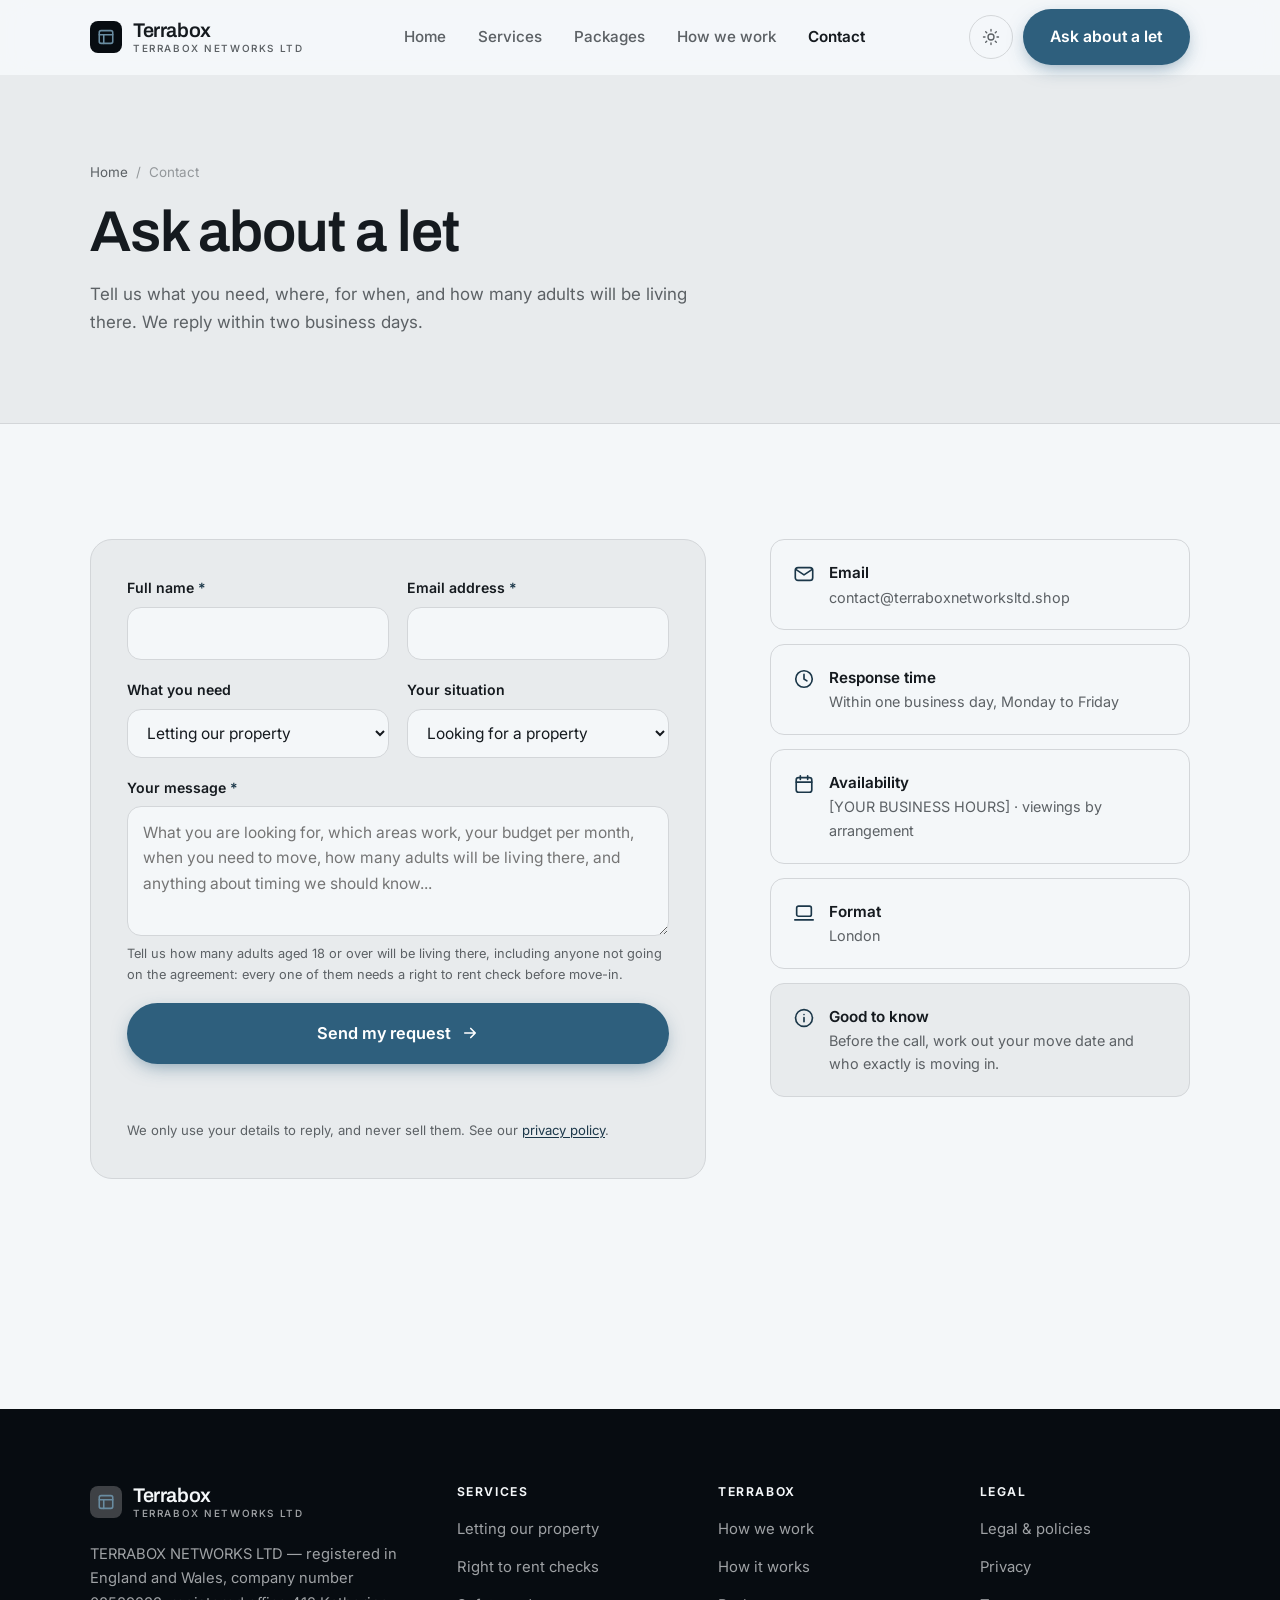
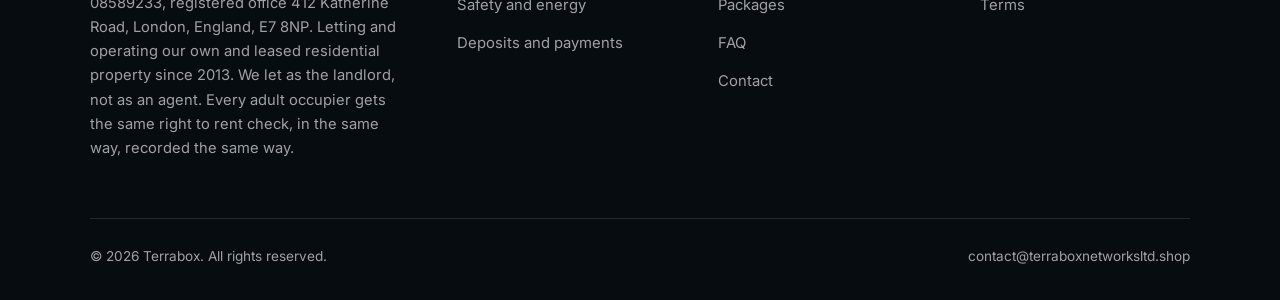
<file: contact.html>
<!DOCTYPE html>
<html lang="en" class="no-js">
<head>
<meta charset="utf-8">
<meta name="viewport" content="width=device-width, initial-scale=1">
<title>Contact — Terrabox</title>
<meta name="description" content="Contact Terrabox Networks Ltd about a residential let in London. We reply within two business days.">
<link rel="canonical" href="https://terraboxnetworksltd.shop/contact.html">

<meta property="og:type" content="website">
<meta property="og:url" content="https://terraboxnetworksltd.shop/contact.html">
<meta property="og:site_name" content="Terrabox">
<meta property="og:locale" content="en_US">
<meta property="og:title" content="Contact — Terrabox">
<meta property="og:description" content="Contact Terrabox Networks Ltd about a residential let in London. We reply within two business days.">
<meta name="theme-color" content="#070c11">

<link rel="icon" href="assets/img/favicon.svg" type="image/svg+xml">
<link rel="preconnect" href="https://fonts.googleapis.com">
<link rel="preconnect" href="https://fonts.gstatic.com" crossorigin>
<link rel="stylesheet" href="https://fonts.googleapis.com/css2?family=Archivo:wght@400;500;600;700&family=Inter:wght@400..700&display=swap">
<link rel="stylesheet" href="assets/css/style.css">

<!-- Thème appliqué avant le premier rendu (évite le flash) -->
<script>
document.documentElement.classList.remove('no-js');
(function(){try{var t=localStorage.getItem('site-theme');if(t){document.documentElement.setAttribute('data-theme',t);}}catch(e){}})();
</script>
</head>

<body>
<a class="skip-link" href="#main">Skip to main content</a>

<header class="site-header">
  <nav class="wrap nav" aria-label="Main navigation">
    <a class="brand" href="index.html">
      <svg class="brand__mark" viewBox="0 0 64 64" aria-hidden="true">
        <rect class="bm-bg" width="64" height="64" rx="16"/>
        <g class="bm-ic" transform="translate(14 14) scale(1.5)" fill="none" stroke-width="2.1" stroke-linecap="round" stroke-linejoin="round"><rect x="3" y="3.5" width="18" height="17" rx="2.5"/><path d="M3 9h18M9 9v11.5"/></g>
      </svg>
      <span>Terrabox<span class="brand__sub">TERRABOX NETWORKS LTD</span></span>
    </a>

    <ul class="nav__links" id="nav-links">
      <li><a href="index.html">Home</a></li>
      <li><a href="programs.html">Services</a></li>
      <li><a href="index.html#pricing">Packages</a></li>
      <li><a href="about.html">How we work</a></li>
      <li><a href="contact.html" aria-current="page">Contact</a></li>
      <li><a class="btn btn--primary" href="contact.html">Ask about a let</a></li>
    </ul>

    <div class="nav__cta">
      <button class="theme-toggle" type="button" aria-label="Switch to dark theme">
        <svg class="icon-sun" viewBox="0 0 24 24" fill="none" stroke="currentColor" stroke-width="1.8" stroke-linecap="round" aria-hidden="true"><circle cx="12" cy="12" r="4"/><path d="M12 2v2m0 16v2M2 12h2m16 0h2M4.9 4.9l1.4 1.4m11.4 11.4 1.4 1.4M19.1 4.9l-1.4 1.4M6.3 17.7l-1.4 1.4"/></svg>
        <svg class="icon-moon" viewBox="0 0 24 24" fill="none" stroke="currentColor" stroke-width="1.8" stroke-linecap="round" stroke-linejoin="round" aria-hidden="true"><path d="M21 12.8A9 9 0 1 1 11.2 3a7 7 0 0 0 9.8 9.8z"/></svg>
      </button>
      <a class="btn btn--primary" href="contact.html">Ask about a let</a>
      <button class="nav__toggle" type="button" aria-expanded="false" aria-controls="nav-links" aria-label="Open menu">
        <svg class="icon-open" viewBox="0 0 24 24" fill="none" stroke="currentColor" stroke-width="2" stroke-linecap="round" aria-hidden="true"><path d="M3 6h18M3 12h18M3 18h18"/></svg>
        <svg class="icon-close" viewBox="0 0 24 24" fill="none" stroke="currentColor" stroke-width="2" stroke-linecap="round" aria-hidden="true"><path d="M6 6l12 12M18 6L6 18"/></svg>
      </button>
    </div>
  </nav>
</header>

<main id="main">

<section class="page-head">
  <div class="wrap">
    <nav class="breadcrumb" aria-label="Breadcrumb">
      <a href="index.html">Home</a><span>/</span><span aria-current="page">Contact</span>
    </nav>
    <h1>Ask about a let</h1>
    <p>Tell us what you need, where, for when, and how many adults will be living there. We reply within two business days.</p>
  </div>
</section>

<section class="section wrap">
  <div class="form-layout">

    <!--
      FORM: the action attribute holds a placeholder id. Create a free form at
      https://formspree.io and replace VOTRE_ID_FORMSPREE. Until then, the button
      opens the visitor's email app with a pre-filled message to contact@terraboxnetworksltd.shop.
    -->
    <form class="form" id="contact-form" action="https://formspree.io/f/VOTRE_ID_FORMSPREE" method="POST"
          data-email="contact@terraboxnetworksltd.shop" data-subject="Letting enquiry"
          data-msg-mail="Your email app will open with the message ready to send." data-msg-sending="Sending…"
          data-msg-ok="Thanks! Your message is on its way. We reply within one business day." data-msg-err="Sending failed. Please email us directly at">
      <div class="form__row">
        <div class="field">
          <label for="nom">Full name <span class="req" aria-hidden="true">*</span></label>
          <input type="text" id="nom" name="nom" autocomplete="name" required>
        </div>
        <div class="field">
          <label for="email">Email address <span class="req" aria-hidden="true">*</span></label>
          <input type="email" id="email" name="email" autocomplete="email" required>
        </div>
      </div>

      <div class="form__row">
        <div class="field">
          <label for="programme">What you need</label>
          <select id="programme" name="programme">
            <option>Letting our property</option>
            <option>Right to rent checks</option>
            <option>Safety and energy</option>
            <option>Deposits and payments</option>
            <option>Not sure yet</option>
          </select>
        </div>
        <div class="field">
          <label for="niveau">Your situation</label>
          <select id="niveau" name="niveau">
            <option>Looking for a property</option>
            <option>A question about a check</option>
            <option>A deposit question</option>
            <option>An existing tenancy</option>
          </select>
        </div>
      </div>

      <div class="field">
        <label for="message">Your message <span class="req" aria-hidden="true">*</span></label>
        <textarea id="message" name="message" required placeholder="What you are looking for, which areas work, your budget per month, when you need to move, how many adults will be living there, and anything about timing we should know..."></textarea>
        <span class="field__hint">Tell us how many adults aged 18 or over will be living there, including anyone not going on the agreement: every one of them needs a right to rent check before move-in.</span>
      </div>

      <!-- Bot trap: hidden from humans -->
      <div class="visually-hidden" aria-hidden="true">
        <label for="site-web">Leave this field empty</label>
        <input type="text" id="site-web" name="_gotcha" tabindex="-1" autocomplete="off">
      </div>

      <button class="btn btn--primary btn--lg" type="submit">Send my request <svg viewBox="0 0 24 24" fill="none" stroke="currentColor" stroke-width="2.2" stroke-linecap="round" stroke-linejoin="round" aria-hidden="true"><path d="M5 12h14M13 6l6 6-6 6"/></svg></button>

      <p id="form-status" class="form__status" role="status" aria-live="polite"></p>

      <p class="form__note">
        We only use your details to reply, and never sell them. See our <a href="legal.html#privacy">privacy policy</a>.
      </p>
    </form>

    <aside class="contact-aside">
      <div class="contact-card">
        <svg viewBox="0 0 24 24" fill="none" stroke="currentColor" stroke-width="1.8" stroke-linecap="round" stroke-linejoin="round" aria-hidden="true"><rect x="2.5" y="5" width="19" height="14" rx="3"/><path d="M3 7l9 6 9-6"/></svg>
        <div><b>Email</b><a href="mailto:contact@terraboxnetworksltd.shop">contact@terraboxnetworksltd.shop</a></div>
      </div>
      <div class="contact-card">
        <svg viewBox="0 0 24 24" fill="none" stroke="currentColor" stroke-width="1.8" stroke-linecap="round" stroke-linejoin="round" aria-hidden="true"><circle cx="12" cy="12" r="9"/><path d="M12 7v5l3.2 2"/></svg>
        <div><b>Response time</b><span>Within one business day, Monday to Friday</span></div>
      </div>
      <div class="contact-card">
        <svg viewBox="0 0 24 24" fill="none" stroke="currentColor" stroke-width="1.8" stroke-linecap="round" stroke-linejoin="round" aria-hidden="true"><rect x="3.5" y="5" width="17" height="16" rx="2.5"/><path d="M8 3v4M16 3v4M3.5 10h17"/></svg>
        <div><b>Availability</b><span>[YOUR BUSINESS HOURS] · viewings by arrangement</span></div>
      </div>
      <div class="contact-card">
        <svg viewBox="0 0 24 24" fill="none" stroke="currentColor" stroke-width="1.8" stroke-linecap="round" stroke-linejoin="round" aria-hidden="true"><rect x="4" y="4.5" width="16" height="11" rx="2"/><path d="M2 19.5h20"/></svg>
        <div><b>Format</b><span>London</span></div>
      </div>
      <div class="contact-card contact-card--soft">
        <svg viewBox="0 0 24 24" fill="none" stroke="currentColor" stroke-width="1.8" stroke-linecap="round" stroke-linejoin="round" aria-hidden="true"><circle cx="12" cy="12" r="9.2"/><path d="M12 16v-4.5M12 8.2v.1"/></svg>
        <div><b>Good to know</b><span>Before the call, work out your move date and who exactly is moving in.</span></div>
      </div>
    </aside>

  </div>
</section>

</main>

<footer class="site-footer">
  <div class="wrap">
    <div class="footer__grid">
      <div class="footer__brand">
        <a class="brand" href="index.html">
          <svg class="brand__mark" viewBox="0 0 64 64" aria-hidden="true">
        <rect class="bm-bg" width="64" height="64" rx="16"/>
        <g class="bm-ic" transform="translate(14 14) scale(1.5)" fill="none" stroke-width="2.1" stroke-linecap="round" stroke-linejoin="round"><rect x="3" y="3.5" width="18" height="17" rx="2.5"/><path d="M3 9h18M9 9v11.5"/></g>
      </svg>
          <span>Terrabox<span class="brand__sub">TERRABOX NETWORKS LTD</span></span>
        </a>
        <p>TERRABOX NETWORKS LTD — registered in England and Wales, company number 08589233, registered office 412 Katherine Road, London, England, E7 8NP. Letting and operating our own and leased residential property since 2013. We let as the landlord, not as an agent. Every adult occupier gets the same right to rent check, in the same way, recorded the same way.</p>
      </div>

      <div class="footer__col">
        <h4>Services</h4>
        <ul>
          <li><a href="programs.html#letting">Letting our property</a></li>
          <li><a href="programs.html#checks">Right to rent checks</a></li>
          <li><a href="programs.html#safety">Safety and energy</a></li>
          <li><a href="programs.html#deposits">Deposits and payments</a></li>
        </ul>
      </div>

      <div class="footer__col">
        <h4>Terrabox</h4>
        <ul>
          <li><a href="about.html">How we work</a></li>
          <li><a href="index.html#how-it-works">How it works</a></li>
          <li><a href="index.html#pricing">Packages</a></li>
          <li><a href="index.html#faq">FAQ</a></li>
          <li><a href="contact.html">Contact</a></li>
        </ul>
      </div>

      <div class="footer__col">
        <h4>Legal</h4>
        <ul>
          <li><a href="legal.html">Legal &amp; policies</a></li>
          <li><a href="legal.html#privacy">Privacy</a></li>
          <li><a href="legal.html#terms">Terms</a></li>
        </ul>
      </div>
    </div>

    <div class="footer__bottom">
      <p>© <span data-year>2026</span> Terrabox. All rights reserved.</p>
      <p><a href="mailto:contact@terraboxnetworksltd.shop">contact@terraboxnetworksltd.shop</a></p>
    </div>
  </div>
</footer>

<script src="assets/js/main.js" defer></script>
</body>
</html>
</file>
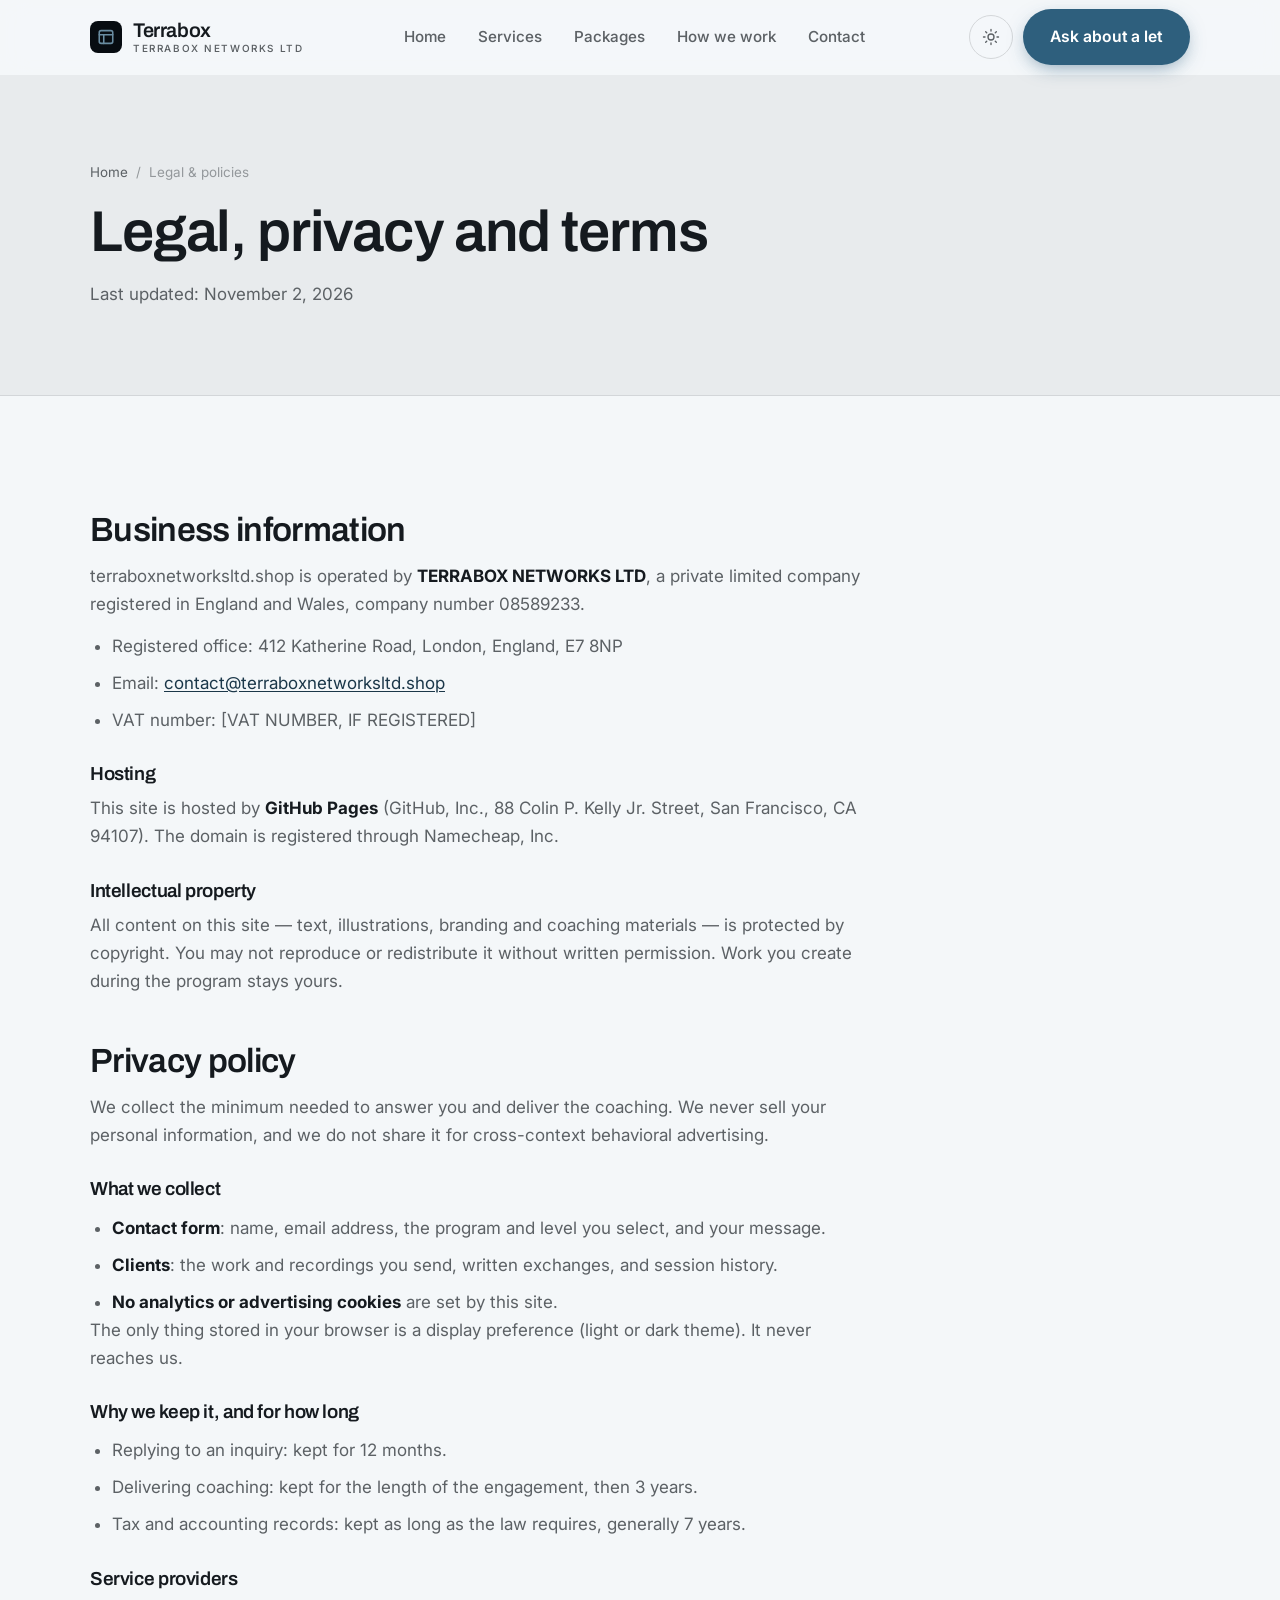
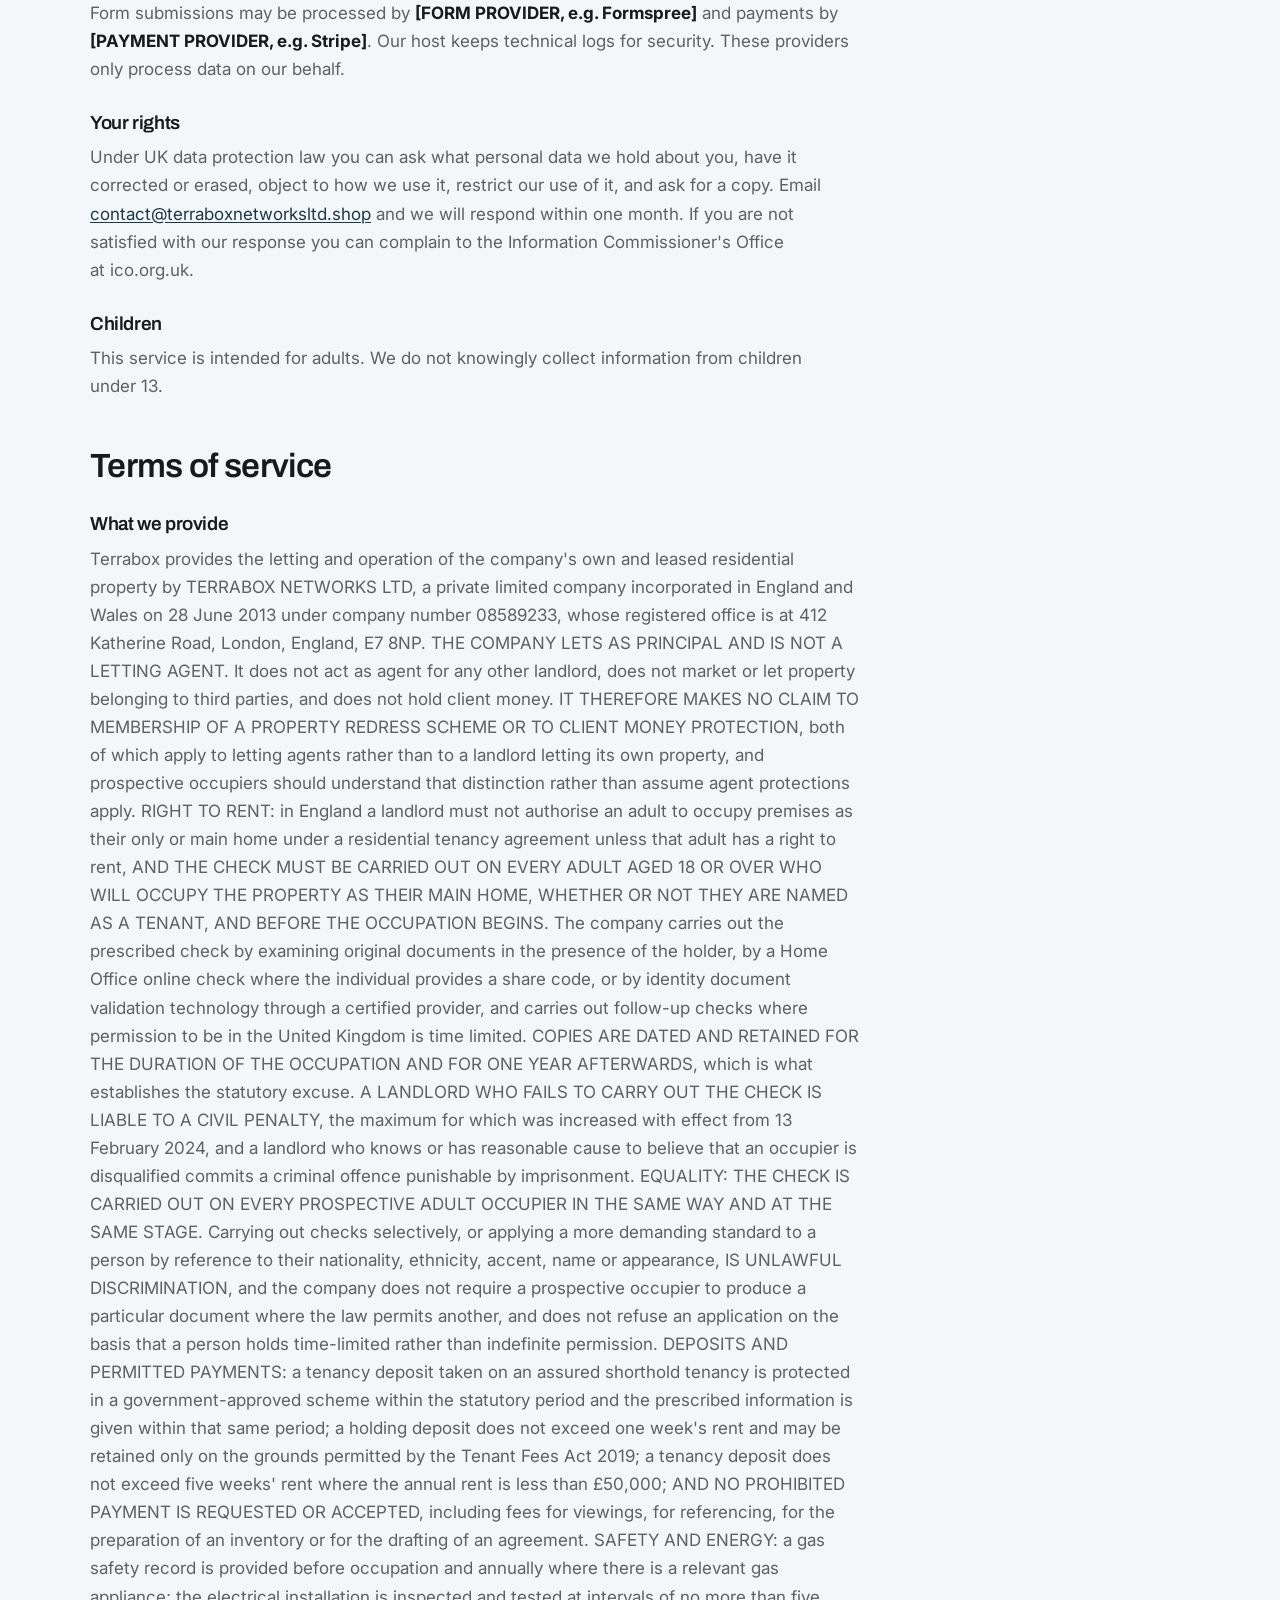
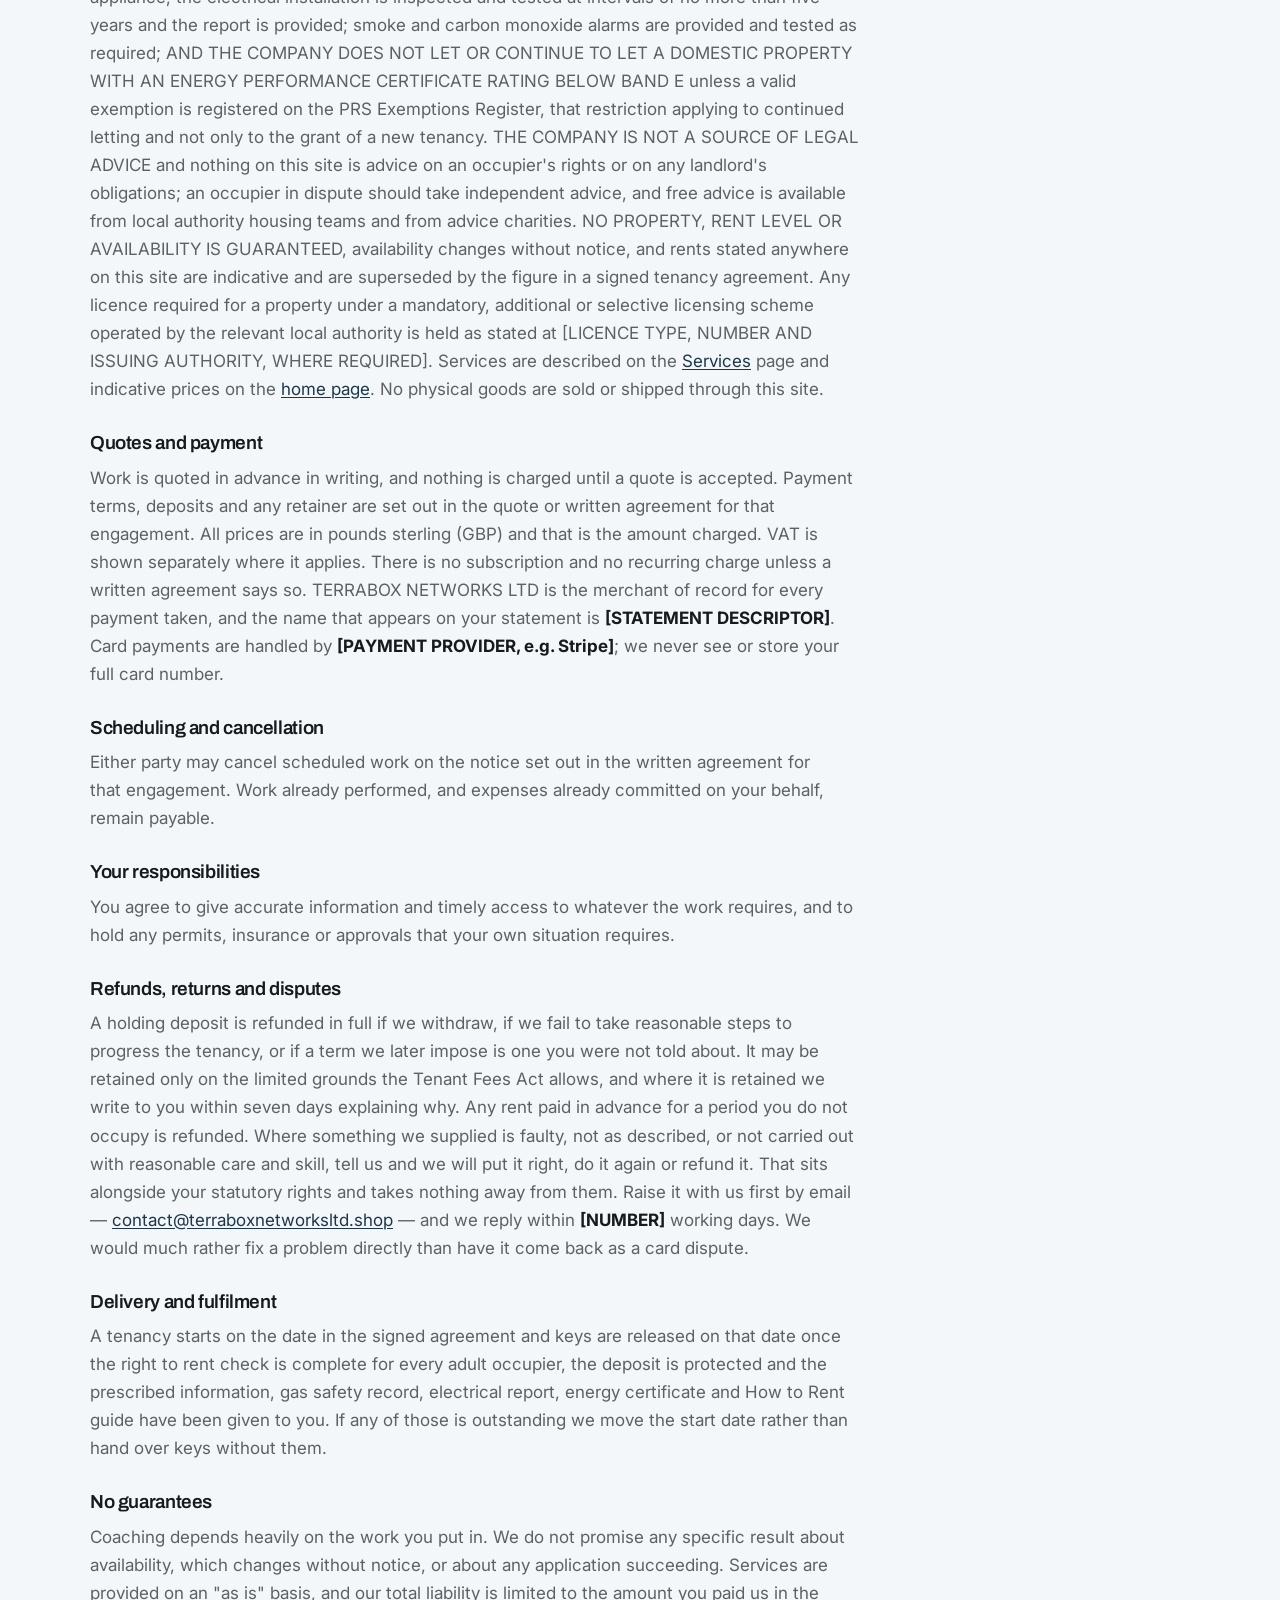
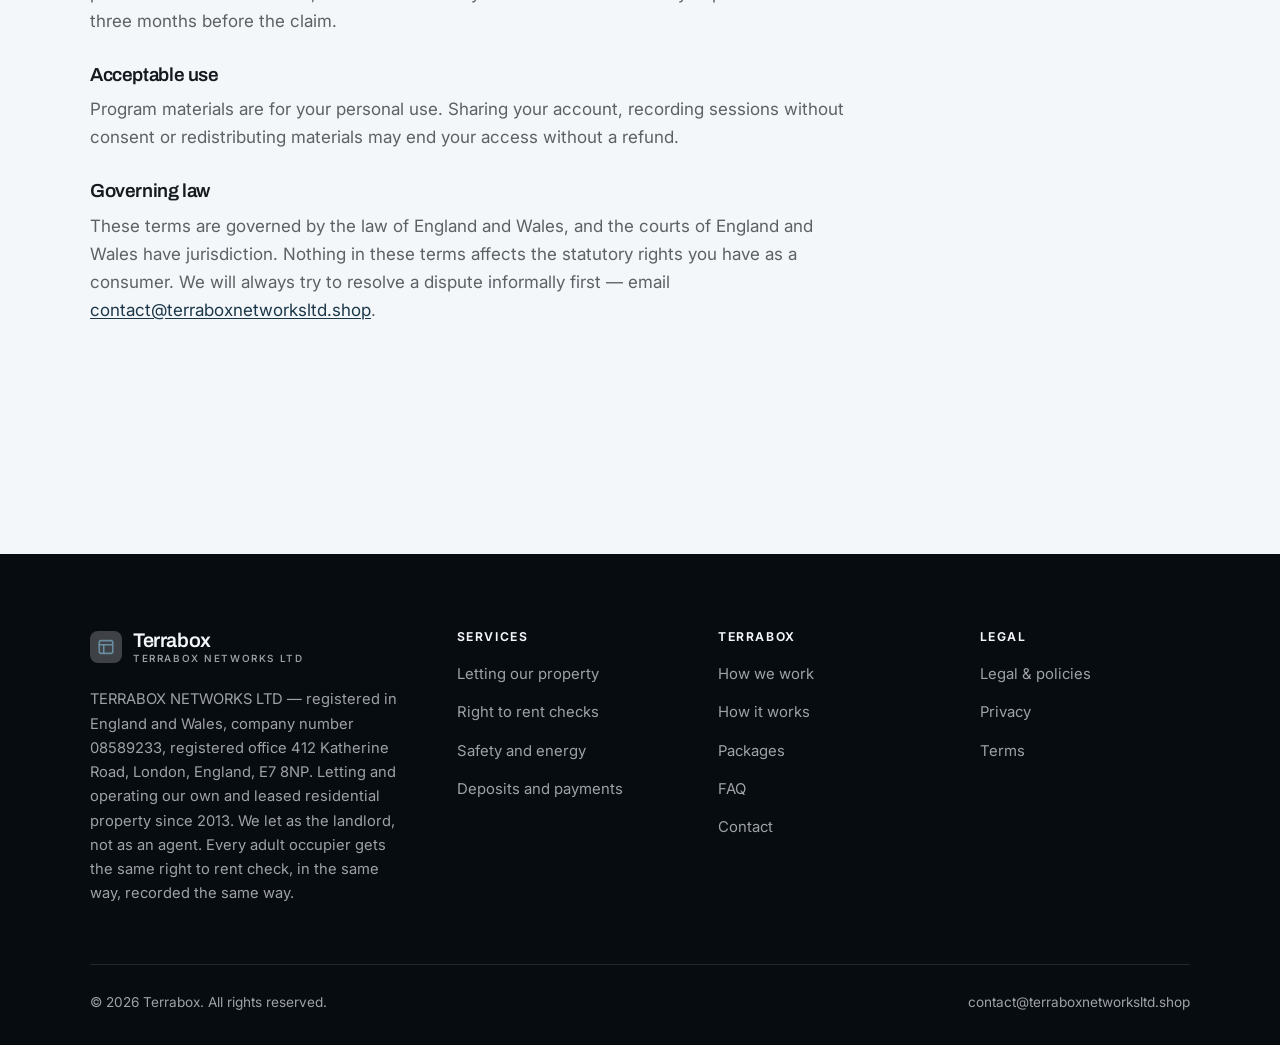
<file: legal.html>
<!DOCTYPE html>
<html lang="en" class="no-js">
<head>
<meta charset="utf-8">
<meta name="viewport" content="width=device-width, initial-scale=1">
<title>Legal, privacy and terms — Terrabox</title>
<meta name="description" content="Business information, privacy policy and terms of service for Terrabox.">
<meta name="robots" content="noindex">

<meta property="og:type" content="website">
<meta property="og:url" content="https://terraboxnetworksltd.shop/legal.html">
<meta property="og:site_name" content="Terrabox">
<meta property="og:locale" content="en_US">
<meta property="og:title" content="Legal, privacy and terms — Terrabox">
<meta property="og:description" content="Business information, privacy policy and terms of service for Terrabox.">
<meta name="theme-color" content="#070c11">

<link rel="icon" href="assets/img/favicon.svg" type="image/svg+xml">
<link rel="preconnect" href="https://fonts.googleapis.com">
<link rel="preconnect" href="https://fonts.gstatic.com" crossorigin>
<link rel="stylesheet" href="https://fonts.googleapis.com/css2?family=Archivo:wght@400;500;600;700&family=Inter:wght@400..700&display=swap">
<link rel="stylesheet" href="assets/css/style.css">

<!-- Thème appliqué avant le premier rendu (évite le flash) -->
<script>
document.documentElement.classList.remove('no-js');
(function(){try{var t=localStorage.getItem('site-theme');if(t){document.documentElement.setAttribute('data-theme',t);}}catch(e){}})();
</script>
</head>

<body>
<a class="skip-link" href="#main">Skip to main content</a>

<header class="site-header">
  <nav class="wrap nav" aria-label="Main navigation">
    <a class="brand" href="index.html">
      <svg class="brand__mark" viewBox="0 0 64 64" aria-hidden="true">
        <rect class="bm-bg" width="64" height="64" rx="16"/>
        <g class="bm-ic" transform="translate(14 14) scale(1.5)" fill="none" stroke-width="2.1" stroke-linecap="round" stroke-linejoin="round"><rect x="3" y="3.5" width="18" height="17" rx="2.5"/><path d="M3 9h18M9 9v11.5"/></g>
      </svg>
      <span>Terrabox<span class="brand__sub">TERRABOX NETWORKS LTD</span></span>
    </a>

    <ul class="nav__links" id="nav-links">
      <li><a href="index.html">Home</a></li>
      <li><a href="programs.html">Services</a></li>
      <li><a href="index.html#pricing">Packages</a></li>
      <li><a href="about.html">How we work</a></li>
      <li><a href="contact.html">Contact</a></li>
      <li><a class="btn btn--primary" href="contact.html">Ask about a let</a></li>
    </ul>

    <div class="nav__cta">
      <button class="theme-toggle" type="button" aria-label="Switch to dark theme">
        <svg class="icon-sun" viewBox="0 0 24 24" fill="none" stroke="currentColor" stroke-width="1.8" stroke-linecap="round" aria-hidden="true"><circle cx="12" cy="12" r="4"/><path d="M12 2v2m0 16v2M2 12h2m16 0h2M4.9 4.9l1.4 1.4m11.4 11.4 1.4 1.4M19.1 4.9l-1.4 1.4M6.3 17.7l-1.4 1.4"/></svg>
        <svg class="icon-moon" viewBox="0 0 24 24" fill="none" stroke="currentColor" stroke-width="1.8" stroke-linecap="round" stroke-linejoin="round" aria-hidden="true"><path d="M21 12.8A9 9 0 1 1 11.2 3a7 7 0 0 0 9.8 9.8z"/></svg>
      </button>
      <a class="btn btn--primary" href="contact.html">Ask about a let</a>
      <button class="nav__toggle" type="button" aria-expanded="false" aria-controls="nav-links" aria-label="Open menu">
        <svg class="icon-open" viewBox="0 0 24 24" fill="none" stroke="currentColor" stroke-width="2" stroke-linecap="round" aria-hidden="true"><path d="M3 6h18M3 12h18M3 18h18"/></svg>
        <svg class="icon-close" viewBox="0 0 24 24" fill="none" stroke="currentColor" stroke-width="2" stroke-linecap="round" aria-hidden="true"><path d="M6 6l12 12M18 6L6 18"/></svg>
      </button>
    </div>
  </nav>
</header>

<main id="main">

<section class="page-head">
  <div class="wrap">
    <nav class="breadcrumb" aria-label="Breadcrumb">
      <a href="index.html">Home</a><span>/</span><span aria-current="page">Legal &amp; policies</span>
    </nav>
    <h1>Legal, privacy and terms</h1>
    <p>Last updated: <time datetime="2026-11-02">November 2, 2026</time></p>
  </div>
</section>

<section class="section wrap">
  <div class="prose">

    <!--
      TO DO: this is a skeleton, not legal advice. Replace every [BRACKET] with
      your real details before selling, and have a lawyer review it if you can.
      Consumer protection rules differ by state.
    -->

    <h2 id="business">Business information</h2>
    <p>
      terraboxnetworksltd.shop is operated by <strong>TERRABOX NETWORKS LTD</strong>, a private limited
      company registered in England and Wales, company number 08589233.
    </p>
    <ul>
      <li>Registered office: 412 Katherine Road, London, England, E7 8NP</li>
      <li>Email: <a href="mailto:contact@terraboxnetworksltd.shop">contact@terraboxnetworksltd.shop</a></li>
      <li>VAT number: [VAT NUMBER, IF REGISTERED]</li>
    </ul>

    <h3>Hosting</h3>
    <p>
      This site is hosted by <strong>GitHub Pages</strong> (GitHub, Inc., 88 Colin P. Kelly Jr. Street,
      San Francisco, CA 94107). The domain is registered through Namecheap, Inc.
    </p>

    <h3>Intellectual property</h3>
    <p>
      All content on this site — text, illustrations, branding and coaching materials — is protected by
      copyright. You may not reproduce or redistribute it without written permission. Work you create during
      the program stays yours.
    </p>

    <h2 id="privacy">Privacy policy</h2>
    <p>
      We collect the minimum needed to answer you and deliver the coaching. We never sell your personal
      information, and we do not share it for cross-context behavioral advertising.
    </p>
    <h3>What we collect</h3>
    <ul>
      <li><strong>Contact form</strong>: name, email address, the program and level you select, and your message.</li>
      <li><strong>Clients</strong>: the work and recordings you send, written exchanges, and session history.</li>
      <li><strong>No analytics or advertising cookies</strong> are set by this site.</li>
    </ul>
    <p>
      The only thing stored in your browser is a display preference (light or dark theme). It never reaches us.
    </p>
    <h3>Why we keep it, and for how long</h3>
    <ul>
      <li>Replying to an inquiry: kept for 12 months.</li>
      <li>Delivering coaching: kept for the length of the engagement, then 3 years.</li>
      <li>Tax and accounting records: kept as long as the law requires, generally 7 years.</li>
    </ul>
    <h3>Service providers</h3>
    <p>
      Form submissions may be processed by <strong>[FORM PROVIDER, e.g. Formspree]</strong> and payments by
      <strong>[PAYMENT PROVIDER, e.g. Stripe]</strong>. Our host keeps technical logs for security. These
      providers only process data on our behalf.
    </p>
    <h3>Your rights</h3>
    <p>
      Under UK data protection law you can ask what personal data we hold about you, have it corrected or
      erased, object to how we use it, restrict our use of it, and ask for a copy. Email
      <a href="mailto:contact@terraboxnetworksltd.shop">contact@terraboxnetworksltd.shop</a> and we will respond within one month. If you are not satisfied with
      our response you can complain to the Information Commissioner's Office at ico.org.uk.
    </p>
    <h3>Children</h3>
    <p>
      This service is intended for adults. We do not knowingly collect information from children under 13.
    </p>

    <h2 id="terms">Terms of service</h2>
    <h3>What we provide</h3>
    <p>
      Terrabox provides the letting and operation of the company's own and leased residential property by TERRABOX NETWORKS LTD, a private limited company incorporated in England and Wales on 28 June 2013 under company number 08589233, whose registered office is at 412 Katherine Road, London, England, E7 8NP. THE COMPANY LETS AS PRINCIPAL AND IS NOT A LETTING AGENT. It does not act as agent for any other landlord, does not market or let property belonging to third parties, and does not hold client money. IT THEREFORE MAKES NO CLAIM TO MEMBERSHIP OF A PROPERTY REDRESS SCHEME OR TO CLIENT MONEY PROTECTION, both of which apply to letting agents rather than to a landlord letting its own property, and prospective occupiers should understand that distinction rather than assume agent protections apply. RIGHT TO RENT: in England a landlord must not authorise an adult to occupy premises as their only or main home under a residential tenancy agreement unless that adult has a right to rent, AND THE CHECK MUST BE CARRIED OUT ON EVERY ADULT AGED 18 OR OVER WHO WILL OCCUPY THE PROPERTY AS THEIR MAIN HOME, WHETHER OR NOT THEY ARE NAMED AS A TENANT, AND BEFORE THE OCCUPATION BEGINS. The company carries out the prescribed check by examining original documents in the presence of the holder, by a Home Office online check where the individual provides a share code, or by identity document validation technology through a certified provider, and carries out follow-up checks where permission to be in the United Kingdom is time limited. COPIES ARE DATED AND RETAINED FOR THE DURATION OF THE OCCUPATION AND FOR ONE YEAR AFTERWARDS, which is what establishes the statutory excuse. A LANDLORD WHO FAILS TO CARRY OUT THE CHECK IS LIABLE TO A CIVIL PENALTY, the maximum for which was increased with effect from 13 February 2024, and a landlord who knows or has reasonable cause to believe that an occupier is disqualified commits a criminal offence punishable by imprisonment. EQUALITY: THE CHECK IS CARRIED OUT ON EVERY PROSPECTIVE ADULT OCCUPIER IN THE SAME WAY AND AT THE SAME STAGE. Carrying out checks selectively, or applying a more demanding standard to a person by reference to their nationality, ethnicity, accent, name or appearance, IS UNLAWFUL DISCRIMINATION, and the company does not require a prospective occupier to produce a particular document where the law permits another, and does not refuse an application on the basis that a person holds time-limited rather than indefinite permission. DEPOSITS AND PERMITTED PAYMENTS: a tenancy deposit taken on an assured shorthold tenancy is protected in a government-approved scheme within the statutory period and the prescribed information is given within that same period; a holding deposit does not exceed one week's rent and may be retained only on the grounds permitted by the Tenant Fees Act 2019; a tenancy deposit does not exceed five weeks' rent where the annual rent is less than £50,000; AND NO PROHIBITED PAYMENT IS REQUESTED OR ACCEPTED, including fees for viewings, for referencing, for the preparation of an inventory or for the drafting of an agreement. SAFETY AND ENERGY: a gas safety record is provided before occupation and annually where there is a relevant gas appliance; the electrical installation is inspected and tested at intervals of no more than five years and the report is provided; smoke and carbon monoxide alarms are provided and tested as required; AND THE COMPANY DOES NOT LET OR CONTINUE TO LET A DOMESTIC PROPERTY WITH AN ENERGY PERFORMANCE CERTIFICATE RATING BELOW BAND E unless a valid exemption is registered on the PRS Exemptions Register, that restriction applying to continued letting and not only to the grant of a new tenancy. THE COMPANY IS NOT A SOURCE OF LEGAL ADVICE and nothing on this site is advice on an occupier's rights or on any landlord's obligations; an occupier in dispute should take independent advice, and free advice is available from local authority housing teams and from advice charities. NO PROPERTY, RENT LEVEL OR AVAILABILITY IS GUARANTEED, availability changes without notice, and rents stated anywhere on this site are indicative and are superseded by the figure in a signed tenancy agreement. Any licence required for a property under a mandatory, additional or selective licensing scheme operated by the relevant local authority is held as stated at [LICENCE TYPE, NUMBER AND ISSUING AUTHORITY, WHERE REQUIRED]. Services are described on the
      <a href="programs.html">Services</a> page and indicative prices on the
      <a href="index.html#pricing">home page</a>.
      No physical goods are sold or shipped through this site.
    </p>
    <h3>Quotes and payment</h3>
    <p>
      Work is quoted in advance in writing, and nothing is charged until a quote is accepted. Payment terms,
      deposits and any retainer are set out in the quote or written agreement for that engagement.
      All prices are in pounds sterling (GBP) and that is the amount charged. VAT is shown separately where it applies.
      There is no subscription and no recurring charge unless a written agreement says so.
      TERRABOX NETWORKS LTD is the merchant of record for every payment taken, and the name that
      appears on your statement is <strong>[STATEMENT DESCRIPTOR]</strong>. Card payments are handled by
      <strong>[PAYMENT PROVIDER, e.g. Stripe]</strong>; we never see or store your full card number.
    </p>
    <h3>Scheduling and cancellation</h3>
    <p>
      Either party may cancel scheduled work on the notice set out in the written agreement for that engagement.
      Work already performed, and expenses already committed on your behalf, remain payable.
    </p>
    <h3>Your responsibilities</h3>
    <p>
      You agree to give accurate information and timely access to whatever the work requires, and to hold any
      permits, insurance or approvals that your own situation requires.
    </p>
    <h3>Refunds, returns and disputes</h3>
    <p>
      A holding deposit is refunded in full if we withdraw, if we fail to take reasonable steps to progress the tenancy, or if a term we later impose is one you were not told about. It may be retained only on the limited grounds the Tenant Fees Act allows, and where it is retained we write to you within seven days explaining why. Any rent paid in advance for a period you do not occupy is refunded.
      Where something we supplied is faulty, not as described, or not carried out with reasonable care and skill,
      tell us and we will put it right, do it again or refund it. That sits alongside your statutory rights and
      takes nothing away from them. Raise it with us first by email —
      <a href="mailto:contact@terraboxnetworksltd.shop">contact@terraboxnetworksltd.shop</a> — and we reply within <strong>[NUMBER]</strong> working days.
      We would much rather fix a problem directly than have it come back as a card dispute.
    </p>
    <h3>Delivery and fulfilment</h3>
    <p>
      A tenancy starts on the date in the signed agreement and keys are released on that date once the right to rent check is complete for every adult occupier, the deposit is protected and the prescribed information, gas safety record, electrical report, energy certificate and How to Rent guide have been given to you. If any of those is outstanding we move the start date rather than hand over keys without them.
    </p>

    <h3>No guarantees</h3>
    <p>
      Coaching depends heavily on the work you put in. We do not promise any specific result
      about availability, which changes without notice, or about any application succeeding. Services are provided on an "as is" basis, and our total
      liability is limited to the amount you paid us in the three months before the claim.
    </p>
    <h3>Acceptable use</h3>
    <p>
      Program materials are for your personal use. Sharing your account, recording sessions without consent
      or redistributing materials may end your access without a refund.
    </p>
    <h3>Governing law</h3>
    <p>
      These terms are governed by the law of England and Wales, and the courts of England and Wales have
      jurisdiction. Nothing in these terms affects the statutory rights you have as a consumer. We will always
      try to resolve a dispute informally first — email <a href="mailto:contact@terraboxnetworksltd.shop">contact@terraboxnetworksltd.shop</a>.
    </p>

  </div>
</section>

</main>

<footer class="site-footer">
  <div class="wrap">
    <div class="footer__grid">
      <div class="footer__brand">
        <a class="brand" href="index.html">
          <svg class="brand__mark" viewBox="0 0 64 64" aria-hidden="true">
        <rect class="bm-bg" width="64" height="64" rx="16"/>
        <g class="bm-ic" transform="translate(14 14) scale(1.5)" fill="none" stroke-width="2.1" stroke-linecap="round" stroke-linejoin="round"><rect x="3" y="3.5" width="18" height="17" rx="2.5"/><path d="M3 9h18M9 9v11.5"/></g>
      </svg>
          <span>Terrabox<span class="brand__sub">TERRABOX NETWORKS LTD</span></span>
        </a>
        <p>TERRABOX NETWORKS LTD — registered in England and Wales, company number 08589233, registered office 412 Katherine Road, London, England, E7 8NP. Letting and operating our own and leased residential property since 2013. We let as the landlord, not as an agent. Every adult occupier gets the same right to rent check, in the same way, recorded the same way.</p>
      </div>

      <div class="footer__col">
        <h4>Services</h4>
        <ul>
          <li><a href="programs.html#letting">Letting our property</a></li>
          <li><a href="programs.html#checks">Right to rent checks</a></li>
          <li><a href="programs.html#safety">Safety and energy</a></li>
          <li><a href="programs.html#deposits">Deposits and payments</a></li>
        </ul>
      </div>

      <div class="footer__col">
        <h4>Terrabox</h4>
        <ul>
          <li><a href="about.html">How we work</a></li>
          <li><a href="index.html#how-it-works">How it works</a></li>
          <li><a href="index.html#pricing">Packages</a></li>
          <li><a href="index.html#faq">FAQ</a></li>
          <li><a href="contact.html">Contact</a></li>
        </ul>
      </div>

      <div class="footer__col">
        <h4>Legal</h4>
        <ul>
          <li><a href="legal.html">Legal &amp; policies</a></li>
          <li><a href="legal.html#privacy">Privacy</a></li>
          <li><a href="legal.html#terms">Terms</a></li>
        </ul>
      </div>
    </div>

    <div class="footer__bottom">
      <p>© <span data-year>2026</span> Terrabox. All rights reserved.</p>
      <p><a href="mailto:contact@terraboxnetworksltd.shop">contact@terraboxnetworksltd.shop</a></p>
    </div>
  </div>
</footer>

<script src="assets/js/main.js" defer></script>
</body>
</html>
</file>
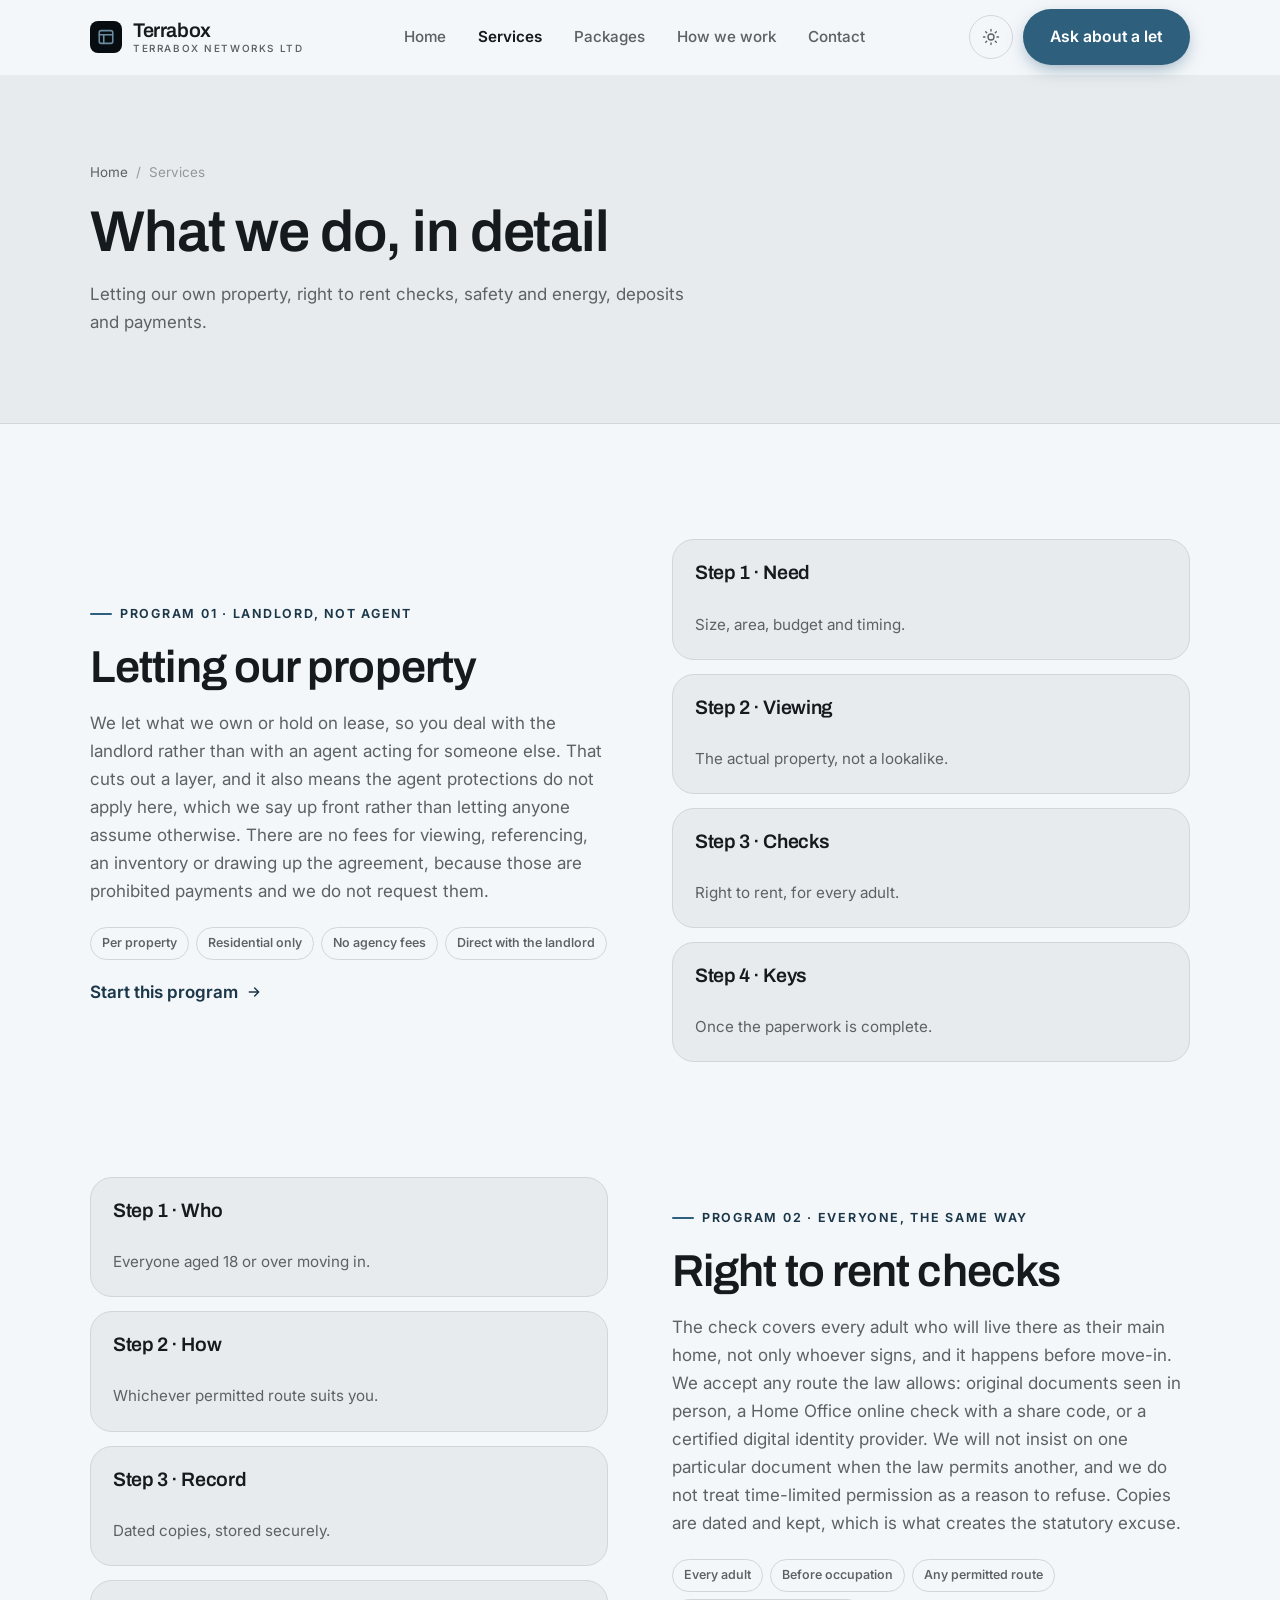
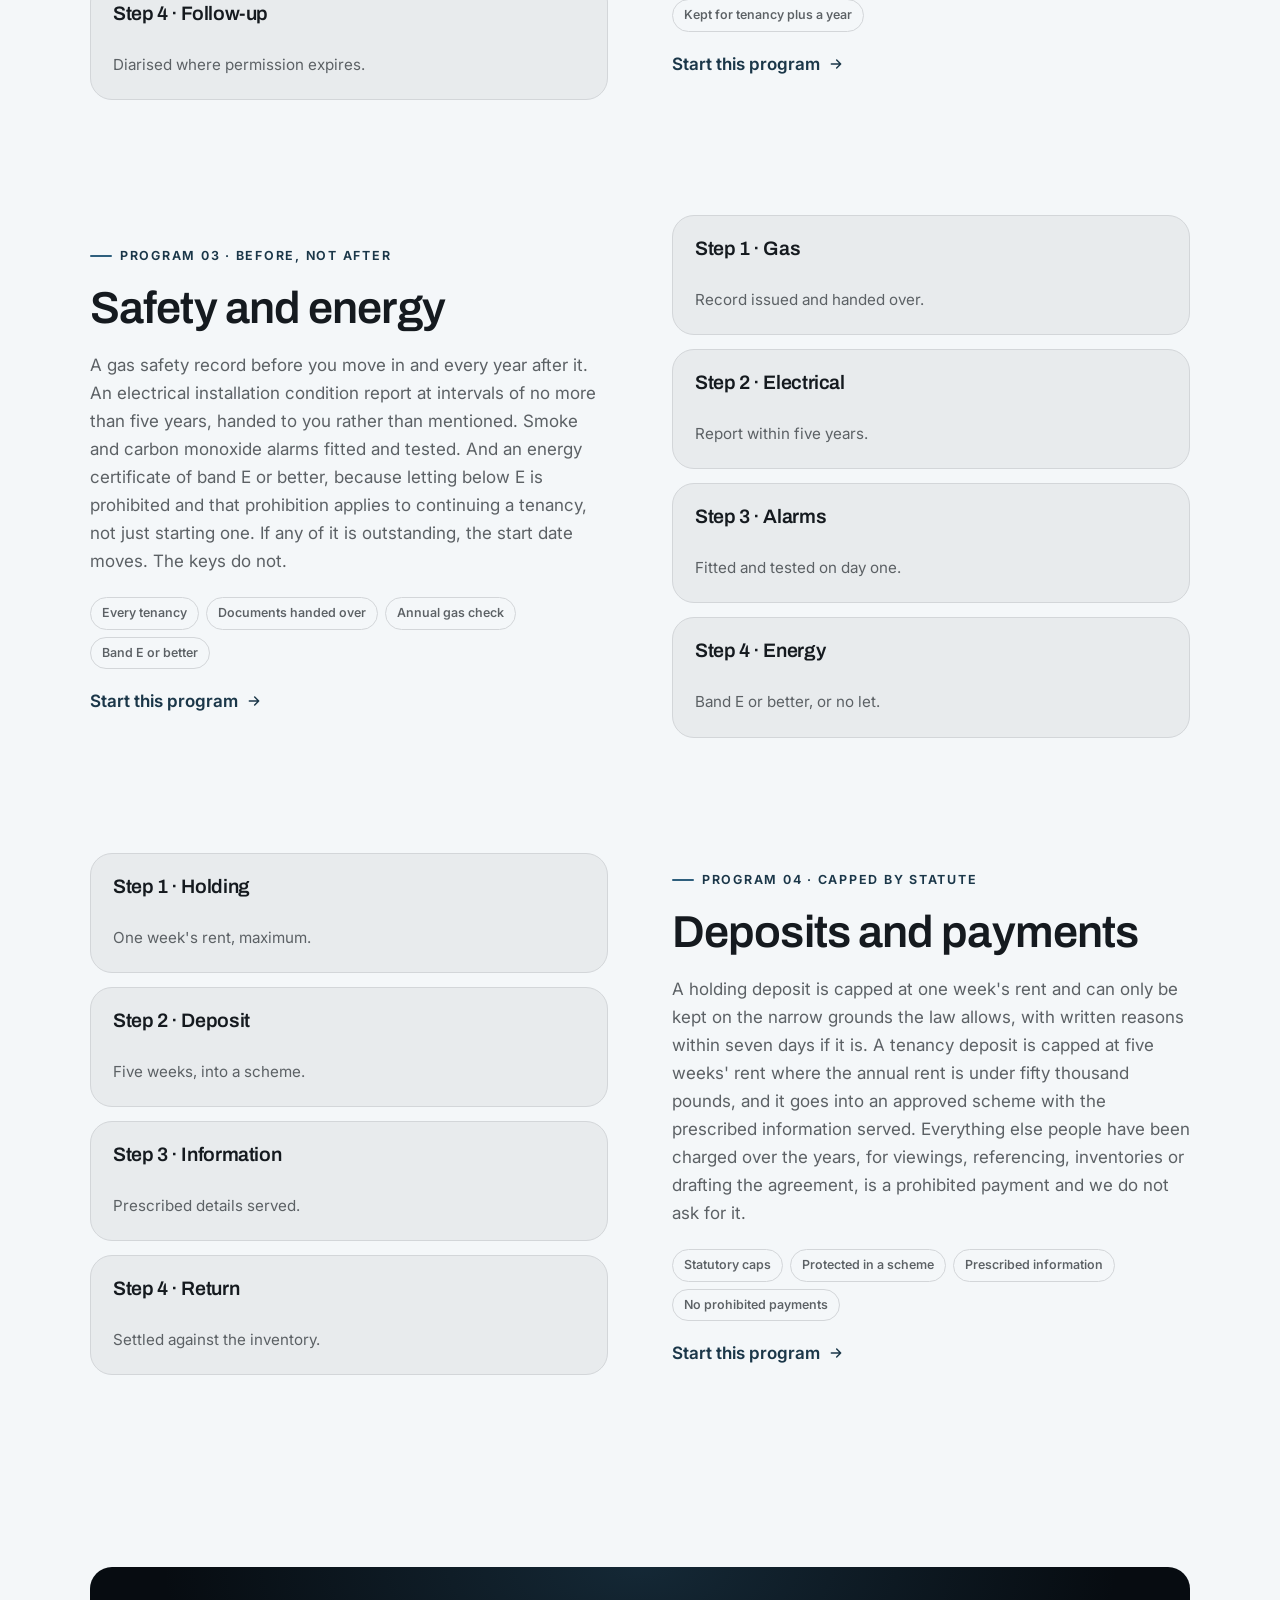
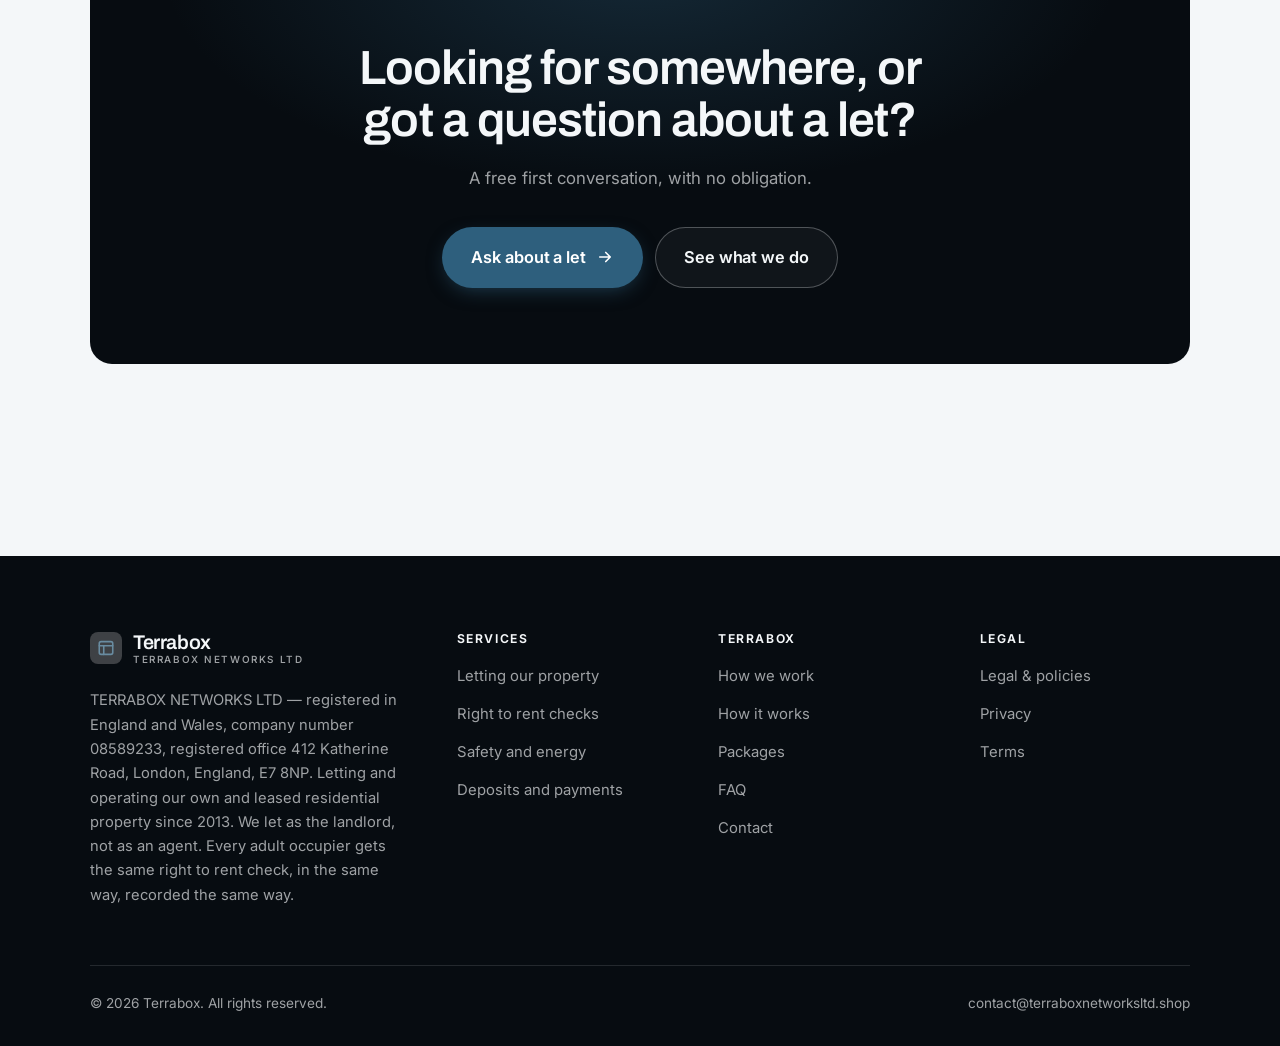
<file: programs.html>
<!DOCTYPE html>
<html lang="en" class="no-js">
<head>
<meta charset="utf-8">
<meta name="viewport" content="width=device-width, initial-scale=1">
<title>Services — Terrabox</title>
<meta name="description" content="What Terrabox Networks Ltd does: letting its own and leased residential property, right to rent checks, safety and energy compliance, deposits and permitted payments.">
<link rel="canonical" href="https://terraboxnetworksltd.shop/programs.html">

<meta property="og:type" content="website">
<meta property="og:url" content="https://terraboxnetworksltd.shop/programs.html">
<meta property="og:site_name" content="Terrabox">
<meta property="og:locale" content="en_US">
<meta property="og:title" content="Services — Terrabox">
<meta property="og:description" content="What Terrabox Networks Ltd does: letting its own and leased residential property, right to rent checks, safety and energy compliance, deposits and permitted payments.">
<meta name="theme-color" content="#070c11">

<link rel="icon" href="assets/img/favicon.svg" type="image/svg+xml">
<link rel="preconnect" href="https://fonts.googleapis.com">
<link rel="preconnect" href="https://fonts.gstatic.com" crossorigin>
<link rel="stylesheet" href="https://fonts.googleapis.com/css2?family=Archivo:wght@400;500;600;700&family=Inter:wght@400..700&display=swap">
<link rel="stylesheet" href="assets/css/style.css">

<!-- Thème appliqué avant le premier rendu (évite le flash) -->
<script>
document.documentElement.classList.remove('no-js');
(function(){try{var t=localStorage.getItem('site-theme');if(t){document.documentElement.setAttribute('data-theme',t);}}catch(e){}})();
</script>
</head>

<body>
<a class="skip-link" href="#main">Skip to main content</a>

<header class="site-header">
  <nav class="wrap nav" aria-label="Main navigation">
    <a class="brand" href="index.html">
      <svg class="brand__mark" viewBox="0 0 64 64" aria-hidden="true">
        <rect class="bm-bg" width="64" height="64" rx="16"/>
        <g class="bm-ic" transform="translate(14 14) scale(1.5)" fill="none" stroke-width="2.1" stroke-linecap="round" stroke-linejoin="round"><rect x="3" y="3.5" width="18" height="17" rx="2.5"/><path d="M3 9h18M9 9v11.5"/></g>
      </svg>
      <span>Terrabox<span class="brand__sub">TERRABOX NETWORKS LTD</span></span>
    </a>

    <ul class="nav__links" id="nav-links">
      <li><a href="index.html">Home</a></li>
      <li><a href="programs.html" aria-current="page">Services</a></li>
      <li><a href="index.html#pricing">Packages</a></li>
      <li><a href="about.html">How we work</a></li>
      <li><a href="contact.html">Contact</a></li>
      <li><a class="btn btn--primary" href="contact.html">Ask about a let</a></li>
    </ul>

    <div class="nav__cta">
      <button class="theme-toggle" type="button" aria-label="Switch to dark theme">
        <svg class="icon-sun" viewBox="0 0 24 24" fill="none" stroke="currentColor" stroke-width="1.8" stroke-linecap="round" aria-hidden="true"><circle cx="12" cy="12" r="4"/><path d="M12 2v2m0 16v2M2 12h2m16 0h2M4.9 4.9l1.4 1.4m11.4 11.4 1.4 1.4M19.1 4.9l-1.4 1.4M6.3 17.7l-1.4 1.4"/></svg>
        <svg class="icon-moon" viewBox="0 0 24 24" fill="none" stroke="currentColor" stroke-width="1.8" stroke-linecap="round" stroke-linejoin="round" aria-hidden="true"><path d="M21 12.8A9 9 0 1 1 11.2 3a7 7 0 0 0 9.8 9.8z"/></svg>
      </button>
      <a class="btn btn--primary" href="contact.html">Ask about a let</a>
      <button class="nav__toggle" type="button" aria-expanded="false" aria-controls="nav-links" aria-label="Open menu">
        <svg class="icon-open" viewBox="0 0 24 24" fill="none" stroke="currentColor" stroke-width="2" stroke-linecap="round" aria-hidden="true"><path d="M3 6h18M3 12h18M3 18h18"/></svg>
        <svg class="icon-close" viewBox="0 0 24 24" fill="none" stroke="currentColor" stroke-width="2" stroke-linecap="round" aria-hidden="true"><path d="M6 6l12 12M18 6L6 18"/></svg>
      </button>
    </div>
  </nav>
</header>

<main id="main">

<section class="page-head">
  <div class="wrap">
    <nav class="breadcrumb" aria-label="Breadcrumb">
      <a href="index.html">Home</a><span>/</span><span aria-current="page">Services</span>
    </nav>
    <h1>What we do, in detail</h1>
    <p>Letting our own property, right to rent checks, safety and energy, deposits and payments.</p>
  </div>
</section>

<section class="section wrap" id="letting">
  <div class="split reveal">
    <div>
      <span class="eyebrow">Program 01 · Landlord, not agent</span>
      <h2>Letting our property</h2>
      <p>We let what we own or hold on lease, so you deal with the landlord rather than with an agent acting for someone else. That cuts out a layer, and it also means the agent protections do not apply here, which we say up front rather than letting anyone assume otherwise. There are no fees for viewing, referencing, an inventory or drawing up the agreement, because those are prohibited payments and we do not request them.</p>
      <ul class="tags"><li>Per property</li><li>Residential only</li><li>No agency fees</li><li>Direct with the landlord</li></ul>
      <p><a class="arrow-link" href="contact.html">Start this program <svg viewBox="0 0 24 24" fill="none" stroke="currentColor" stroke-width="2.2" stroke-linecap="round" stroke-linejoin="round" aria-hidden="true"><path d="M5 12h14M13 6l6 6-6 6"/></svg></a></p>
    </div>
    <div class="grid grid--2 grid--tight">
      <article class="card card--sm">
        <h3>Step 1 · Need</h3>
        <p>Size, area, budget and timing.</p>
      </article>
      <article class="card card--sm">
        <h3>Step 2 · Viewing</h3>
        <p>The actual property, not a lookalike.</p>
      </article>
      <article class="card card--sm">
        <h3>Step 3 · Checks</h3>
        <p>Right to rent, for every adult.</p>
      </article>
      <article class="card card--sm">
        <h3>Step 4 · Keys</h3>
        <p>Once the paperwork is complete.</p>
      </article>
    </div>
  </div>
</section>

<section class="section section--flush wrap" id="checks">
  <div class="split reveal">
    <div class="grid grid--2 grid--tight">
      <article class="card card--sm">
        <h3>Step 1 · Who</h3>
        <p>Everyone aged 18 or over moving in.</p>
      </article>
      <article class="card card--sm">
        <h3>Step 2 · How</h3>
        <p>Whichever permitted route suits you.</p>
      </article>
      <article class="card card--sm">
        <h3>Step 3 · Record</h3>
        <p>Dated copies, stored securely.</p>
      </article>
      <article class="card card--sm">
        <h3>Step 4 · Follow-up</h3>
        <p>Diarised where permission expires.</p>
      </article>
    </div>
    <div>
      <span class="eyebrow">Program 02 · Everyone, the same way</span>
      <h2>Right to rent checks</h2>
      <p>The check covers every adult who will live there as their main home, not only whoever signs, and it happens before move-in. We accept any route the law allows: original documents seen in person, a Home Office online check with a share code, or a certified digital identity provider. We will not insist on one particular document when the law permits another, and we do not treat time-limited permission as a reason to refuse. Copies are dated and kept, which is what creates the statutory excuse.</p>
      <ul class="tags"><li>Every adult</li><li>Before occupation</li><li>Any permitted route</li><li>Kept for tenancy plus a year</li></ul>
      <p><a class="arrow-link" href="contact.html">Start this program <svg viewBox="0 0 24 24" fill="none" stroke="currentColor" stroke-width="2.2" stroke-linecap="round" stroke-linejoin="round" aria-hidden="true"><path d="M5 12h14M13 6l6 6-6 6"/></svg></a></p>
    </div>
  </div>
</section>

<section class="section section--flush wrap" id="safety">
  <div class="split reveal">
    <div>
      <span class="eyebrow">Program 03 · Before, not after</span>
      <h2>Safety and energy</h2>
      <p>A gas safety record before you move in and every year after it. An electrical installation condition report at intervals of no more than five years, handed to you rather than mentioned. Smoke and carbon monoxide alarms fitted and tested. And an energy certificate of band E or better, because letting below E is prohibited and that prohibition applies to continuing a tenancy, not just starting one. If any of it is outstanding, the start date moves. The keys do not.</p>
      <ul class="tags"><li>Every tenancy</li><li>Documents handed over</li><li>Annual gas check</li><li>Band E or better</li></ul>
      <p><a class="arrow-link" href="contact.html">Start this program <svg viewBox="0 0 24 24" fill="none" stroke="currentColor" stroke-width="2.2" stroke-linecap="round" stroke-linejoin="round" aria-hidden="true"><path d="M5 12h14M13 6l6 6-6 6"/></svg></a></p>
    </div>
    <div class="grid grid--2 grid--tight">
      <article class="card card--sm">
        <h3>Step 1 · Gas</h3>
        <p>Record issued and handed over.</p>
      </article>
      <article class="card card--sm">
        <h3>Step 2 · Electrical</h3>
        <p>Report within five years.</p>
      </article>
      <article class="card card--sm">
        <h3>Step 3 · Alarms</h3>
        <p>Fitted and tested on day one.</p>
      </article>
      <article class="card card--sm">
        <h3>Step 4 · Energy</h3>
        <p>Band E or better, or no let.</p>
      </article>
    </div>
  </div>
</section>

<section class="section section--flush wrap" id="deposits">
  <div class="split reveal">
    <div class="grid grid--2 grid--tight">
      <article class="card card--sm">
        <h3>Step 1 · Holding</h3>
        <p>One week's rent, maximum.</p>
      </article>
      <article class="card card--sm">
        <h3>Step 2 · Deposit</h3>
        <p>Five weeks, into a scheme.</p>
      </article>
      <article class="card card--sm">
        <h3>Step 3 · Information</h3>
        <p>Prescribed details served.</p>
      </article>
      <article class="card card--sm">
        <h3>Step 4 · Return</h3>
        <p>Settled against the inventory.</p>
      </article>
    </div>
    <div>
      <span class="eyebrow">Program 04 · Capped by statute</span>
      <h2>Deposits and payments</h2>
      <p>A holding deposit is capped at one week's rent and can only be kept on the narrow grounds the law allows, with written reasons within seven days if it is. A tenancy deposit is capped at five weeks' rent where the annual rent is under fifty thousand pounds, and it goes into an approved scheme with the prescribed information served. Everything else people have been charged over the years, for viewings, referencing, inventories or drafting the agreement, is a prohibited payment and we do not ask for it.</p>
      <ul class="tags"><li>Statutory caps</li><li>Protected in a scheme</li><li>Prescribed information</li><li>No prohibited payments</li></ul>
      <p><a class="arrow-link" href="contact.html">Start this program <svg viewBox="0 0 24 24" fill="none" stroke="currentColor" stroke-width="2.2" stroke-linecap="round" stroke-linejoin="round" aria-hidden="true"><path d="M5 12h14M13 6l6 6-6 6"/></svg></a></p>
    </div>
  </div>
</section>

<section class="wrap section--tight">
  <div class="cta-band reveal">
    <h2>Looking for somewhere, or got a question about a let?</h2>
    <p>A free first conversation, with no obligation.</p>
    <div class="hero__actions">
      <a class="btn btn--primary btn--lg" href="contact.html">Ask about a let <svg viewBox="0 0 24 24" fill="none" stroke="currentColor" stroke-width="2.2" stroke-linecap="round" stroke-linejoin="round" aria-hidden="true"><path d="M5 12h14M13 6l6 6-6 6"/></svg></a>
      <a class="btn btn--on-dark btn--lg" href="programs.html">See what we do</a>
    </div>
  </div>
</section>

</main>

<footer class="site-footer">
  <div class="wrap">
    <div class="footer__grid">
      <div class="footer__brand">
        <a class="brand" href="index.html">
          <svg class="brand__mark" viewBox="0 0 64 64" aria-hidden="true">
        <rect class="bm-bg" width="64" height="64" rx="16"/>
        <g class="bm-ic" transform="translate(14 14) scale(1.5)" fill="none" stroke-width="2.1" stroke-linecap="round" stroke-linejoin="round"><rect x="3" y="3.5" width="18" height="17" rx="2.5"/><path d="M3 9h18M9 9v11.5"/></g>
      </svg>
          <span>Terrabox<span class="brand__sub">TERRABOX NETWORKS LTD</span></span>
        </a>
        <p>TERRABOX NETWORKS LTD — registered in England and Wales, company number 08589233, registered office 412 Katherine Road, London, England, E7 8NP. Letting and operating our own and leased residential property since 2013. We let as the landlord, not as an agent. Every adult occupier gets the same right to rent check, in the same way, recorded the same way.</p>
      </div>

      <div class="footer__col">
        <h4>Services</h4>
        <ul>
          <li><a href="programs.html#letting">Letting our property</a></li>
          <li><a href="programs.html#checks">Right to rent checks</a></li>
          <li><a href="programs.html#safety">Safety and energy</a></li>
          <li><a href="programs.html#deposits">Deposits and payments</a></li>
        </ul>
      </div>

      <div class="footer__col">
        <h4>Terrabox</h4>
        <ul>
          <li><a href="about.html">How we work</a></li>
          <li><a href="index.html#how-it-works">How it works</a></li>
          <li><a href="index.html#pricing">Packages</a></li>
          <li><a href="index.html#faq">FAQ</a></li>
          <li><a href="contact.html">Contact</a></li>
        </ul>
      </div>

      <div class="footer__col">
        <h4>Legal</h4>
        <ul>
          <li><a href="legal.html">Legal &amp; policies</a></li>
          <li><a href="legal.html#privacy">Privacy</a></li>
          <li><a href="legal.html#terms">Terms</a></li>
        </ul>
      </div>
    </div>

    <div class="footer__bottom">
      <p>© <span data-year>2026</span> Terrabox. All rights reserved.</p>
      <p><a href="mailto:contact@terraboxnetworksltd.shop">contact@terraboxnetworksltd.shop</a></p>
    </div>
  </div>
</footer>

<script src="assets/js/main.js" defer></script>
</body>
</html>
</file>
<file: assets/css/style.css>
/* Terrabox — couleurs et polices de la marque.
   Modifier ces valeurs suffit à changer l'identité visuelle de tout le site. */
:root {
  --c-accent:    #2e5f7d;
  --c-on-accent: #ffffff;
  --c-ink:       #070c11;
  --c-paper:     #f4f7f9;

  --accent-ink-light: color-mix(in srgb, var(--c-accent) 58%, black);
  --accent-on-dark:   color-mix(in srgb, var(--c-accent) 72%, white);

  --font-display: "Archivo", system-ui, -apple-system, "Segoe UI", sans-serif;
  --font-body: "Inter", system-ui, -apple-system, "Segoe UI", sans-serif;
  --display-weight: 600;
  --display-tracking: -.02em;
}

/* ==========================================================================
   Feuille de style commune aux sites de coaching
   Les couleurs de marque (--c-accent, --c-on-accent, --c-ink, --c-paper) et
   les polices sont définies juste au-dessus, par site. Tout le reste en dérive.
   ========================================================================== */

/* --------------------------------------------------------------------------
   1. Tokens dérivés
   -------------------------------------------------------------------------- */

:root {
  /* Thème clair */
  --paper:      var(--c-paper);
  --paper-2:    color-mix(in srgb, var(--c-paper) 95%, var(--c-ink));
  --paper-3:    color-mix(in srgb, var(--c-paper) 89%, var(--c-ink));
  --line:       color-mix(in srgb, var(--c-paper) 86%, var(--c-ink));
  --text:       color-mix(in srgb, var(--c-ink) 94%, var(--c-paper));
  --muted:      color-mix(in srgb, var(--c-ink) 64%, var(--c-paper));
  --accent:     var(--c-accent);
  --accent-600: color-mix(in srgb, var(--c-accent) 86%, black);
  --accent-ink: var(--accent-ink-light);
  --on-accent:  var(--c-on-accent);
  --ink:        var(--c-ink);
  --ink-soft:   color-mix(in srgb, var(--c-ink) 90%, white);
  --on-ink:     var(--c-paper);
  --on-ink-mut: color-mix(in srgb, var(--c-paper) 64%, var(--c-ink));
  --brand-bg:   var(--c-ink);

  /* Rayons */
  --r-sm: 8px;
  --r-md: 14px;
  --r-lg: 22px;
  --r-full: 999px;

  /* Ombres */
  --sh-1: 0 1px 2px rgba(0, 0, 0, .05), 0 2px 8px rgba(0, 0, 0, .04);
  --sh-2: 0 2px 4px rgba(0, 0, 0, .05), 0 12px 32px rgba(0, 0, 0, .09);
  --sh-3: 0 4px 8px rgba(0, 0, 0, .06), 0 24px 56px rgba(0, 0, 0, .14);

  /* Rythme */
  --gutter: clamp(16px, 4vw, 40px);
  --maxw: 1180px;
  --section-y: clamp(64px, 9vw, 124px);

  --ease: cubic-bezier(.22, .61, .36, 1);
}

/* Thème sombre — suit le système, sauf si l'utilisateur a choisi « clair » */
@media (prefers-color-scheme: dark) {
  :root:not([data-theme="light"]) {
    --paper:      var(--c-ink);
    --paper-2:    color-mix(in srgb, var(--c-ink) 92%, white);
    --paper-3:    color-mix(in srgb, var(--c-ink) 86%, white);
    --line:       color-mix(in srgb, var(--c-ink) 80%, white);
    --text:       color-mix(in srgb, var(--c-paper) 94%, var(--c-ink));
    --muted:      color-mix(in srgb, var(--c-paper) 66%, var(--c-ink));
    --accent-ink: var(--accent-on-dark);
    --ink:        color-mix(in srgb, var(--c-ink) 72%, black);
    --brand-bg:   color-mix(in srgb, var(--c-ink) 80%, white);
    --sh-1: 0 1px 2px rgba(0, 0, 0, .4), 0 2px 8px rgba(0, 0, 0, .3);
    --sh-2: 0 2px 4px rgba(0, 0, 0, .4), 0 12px 32px rgba(0, 0, 0, .45);
    --sh-3: 0 4px 8px rgba(0, 0, 0, .45), 0 24px 56px rgba(0, 0, 0, .55);
  }
}

/* Thème sombre — choix explicite */
:root[data-theme="dark"] {
  --paper:      var(--c-ink);
  --paper-2:    color-mix(in srgb, var(--c-ink) 92%, white);
  --paper-3:    color-mix(in srgb, var(--c-ink) 86%, white);
  --line:       color-mix(in srgb, var(--c-ink) 80%, white);
  --text:       color-mix(in srgb, var(--c-paper) 94%, var(--c-ink));
  --muted:      color-mix(in srgb, var(--c-paper) 66%, var(--c-ink));
  --accent-ink: var(--accent-on-dark);
  --ink:        color-mix(in srgb, var(--c-ink) 72%, black);
  --brand-bg:   color-mix(in srgb, var(--c-ink) 80%, white);
  --sh-1: 0 1px 2px rgba(0, 0, 0, .4), 0 2px 8px rgba(0, 0, 0, .3);
  --sh-2: 0 2px 4px rgba(0, 0, 0, .4), 0 12px 32px rgba(0, 0, 0, .45);
  --sh-3: 0 4px 8px rgba(0, 0, 0, .45), 0 24px 56px rgba(0, 0, 0, .55);
}

/* --------------------------------------------------------------------------
   2. Reset / base
   -------------------------------------------------------------------------- */

*, *::before, *::after { box-sizing: border-box; }

* { margin: 0; }

html {
  -webkit-text-size-adjust: 100%;
  scroll-behavior: smooth;
  scroll-padding-top: 88px;
}

body {
  background: var(--paper);
  color: var(--text);
  font-family: var(--font-body);
  font-size: 17px;
  line-height: 1.65;
  -webkit-font-smoothing: antialiased;
  text-rendering: optimizeLegibility;
  overflow-x: hidden;
}

img, svg, video { display: block; max-width: 100%; height: auto; }

a { color: inherit; text-decoration: none; }

button, input, textarea, select { font: inherit; color: inherit; }

h1, h2, h3, h4 {
  font-family: var(--font-display);
  font-weight: var(--display-weight);
  line-height: 1.08;
  letter-spacing: var(--display-tracking);
  text-wrap: balance;
}

p { text-wrap: pretty; }

:focus-visible {
  outline: 3px solid var(--accent);
  outline-offset: 3px;
  border-radius: 4px;
}

::selection { background: var(--accent); color: var(--on-accent); }

/* --------------------------------------------------------------------------
   3. Utilitaires de mise en page
   -------------------------------------------------------------------------- */

.wrap {
  width: 100%;
  max-width: var(--maxw);
  margin-inline: auto;
  padding-inline: var(--gutter);
}

.section { padding-block: var(--section-y); }
.section--flush { padding-top: 0; }
.section--tight { padding-block: clamp(48px, 6vw, 80px); }

.skip-link {
  position: absolute;
  left: 12px;
  top: -100px;
  z-index: 200;
  background: var(--accent);
  color: var(--on-accent);
  padding: 12px 20px;
  border-radius: var(--r-sm);
  font-weight: 600;
  transition: top .2s var(--ease);
}
.skip-link:focus { top: 12px; }

.eyebrow {
  display: inline-flex;
  align-items: center;
  gap: 8px;
  font-size: .78rem;
  font-weight: 650;
  letter-spacing: .14em;
  text-transform: uppercase;
  color: var(--accent-ink);
  margin-bottom: 18px;
}
.eyebrow::before {
  content: "";
  width: 22px;
  height: 2px;
  background: var(--accent);
  border-radius: 2px;
}

.section-head { max-width: 62ch; margin-bottom: clamp(36px, 5vw, 60px); }
.section-head h2 { font-size: clamp(2rem, 4.4vw, 3.1rem); }
.section-head p {
  margin-top: 18px;
  color: var(--muted);
  font-size: clamp(1rem, 1.6vw, 1.12rem);
  max-width: 58ch;
}

.section-head--center { margin-inline: auto; text-align: center; }
.section-head--center .eyebrow { justify-content: center; }
.section-head--center p { margin-inline: auto; }

/* --------------------------------------------------------------------------
   4. Boutons
   -------------------------------------------------------------------------- */

.btn {
  display: inline-flex;
  align-items: center;
  justify-content: center;
  gap: 10px;
  padding: 14px 26px;
  border: 1px solid transparent;
  border-radius: var(--r-full);
  font-weight: 620;
  font-size: .98rem;
  letter-spacing: -.005em;
  cursor: pointer;
  white-space: nowrap;
  transition: transform .18s var(--ease), background-color .18s var(--ease),
              border-color .18s var(--ease), box-shadow .18s var(--ease), color .18s var(--ease);
}
.btn:hover { transform: translateY(-2px); }
.btn:active { transform: translateY(0); }

.btn--primary {
  background: var(--accent);
  color: var(--on-accent);
  box-shadow: 0 6px 20px -6px color-mix(in srgb, var(--c-accent) 65%, transparent);
}
.btn--primary:hover {
  background: var(--accent-600);
  box-shadow: 0 12px 28px -8px color-mix(in srgb, var(--c-accent) 70%, transparent);
}

.btn--ghost {
  border-color: var(--line);
  background: transparent;
  color: var(--text);
}
.btn--ghost:hover { border-color: var(--accent); color: var(--accent-ink); }

.btn--on-dark {
  border-color: color-mix(in srgb, var(--c-paper) 28%, transparent);
  color: var(--on-ink);
  background: color-mix(in srgb, var(--c-paper) 4%, transparent);
}
.btn--on-dark:hover {
  border-color: color-mix(in srgb, var(--c-paper) 60%, transparent);
  background: color-mix(in srgb, var(--c-paper) 10%, transparent);
}

.btn--lg { padding: 16px 28px; font-size: 1.02rem; }
.btn--block { width: 100%; }

.btn svg { width: 18px; height: 18px; flex: none; }

@media (max-width: 420px) {
  .btn--lg { padding: 15px 22px; font-size: 1rem; white-space: normal; text-align: center; }
}

/* Lien fléché */
.arrow-link {
  display: inline-flex;
  align-items: center;
  gap: 8px;
  font-weight: 620;
  color: var(--accent-ink);
}
.arrow-link svg { width: 16px; height: 16px; transition: transform .18s var(--ease); }
.arrow-link:hover svg { transform: translateX(4px); }

/* --------------------------------------------------------------------------
   5. En-tête / navigation
   -------------------------------------------------------------------------- */

.site-header {
  position: sticky;
  top: 0;
  z-index: 100;
  background: color-mix(in srgb, var(--paper) 82%, transparent);
  backdrop-filter: saturate(180%) blur(14px);
  -webkit-backdrop-filter: saturate(180%) blur(14px);
  border-bottom: 1px solid transparent;
  transition: border-color .25s var(--ease), background-color .25s var(--ease);
}
.site-header.is-stuck {
  border-bottom-color: var(--line);
  background: color-mix(in srgb, var(--paper) 94%, transparent);
}

.nav {
  display: flex;
  align-items: center;
  justify-content: space-between;
  gap: 24px;
  height: 74px;
}

.brand {
  display: inline-flex;
  align-items: center;
  gap: 11px;
  font-family: var(--font-display);
  font-weight: var(--display-weight);
  font-size: 1.24rem;
  letter-spacing: var(--display-tracking);
  flex: none;
  line-height: 1.1;
}
.brand__mark { width: 32px; height: 32px; flex: none; }
.brand__mark .bm-bg { fill: var(--brand-bg); }
.brand__mark .bm-ic { stroke: var(--accent-on-dark); color: var(--accent-on-dark); }
.brand__sub {
  display: block;
  font-family: var(--font-body);
  font-size: .62rem;
  font-weight: 550;
  letter-spacing: .16em;
  text-transform: uppercase;
  color: var(--muted);
  margin-top: 1px;
}

.nav__links {
  display: flex;
  align-items: center;
  gap: 4px;
  list-style: none;
  padding: 0;
}
.nav__links a {
  display: block;
  padding: 9px 14px;
  border-radius: var(--r-full);
  font-size: .95rem;
  font-weight: 520;
  color: var(--muted);
  transition: color .16s var(--ease), background-color .16s var(--ease);
}
.nav__links a:hover { color: var(--text); background: var(--paper-2); }
.nav__links a[aria-current="page"] { color: var(--text); font-weight: 620; }
.nav__links .btn { display: none; }

.nav__cta { display: flex; align-items: center; gap: 10px; flex: none; }

.nav__toggle {
  display: none;
  width: 44px;
  height: 44px;
  align-items: center;
  justify-content: center;
  background: transparent;
  border: 1px solid var(--line);
  border-radius: var(--r-full);
  cursor: pointer;
}
.nav__toggle svg { width: 20px; height: 20px; }
.nav__toggle .icon-close { display: none; }
.nav__toggle[aria-expanded="true"] .icon-open { display: none; }
.nav__toggle[aria-expanded="true"] .icon-close { display: block; }

@media (max-width: 900px) {
  .nav__links, .nav__cta .btn { display: none; }
  .nav__toggle { display: inline-flex; }

  .nav__links {
    position: fixed;
    inset: 74px 0 auto;
    flex-direction: column;
    align-items: stretch;
    gap: 2px;
    padding: 20px var(--gutter) 32px;
    background: var(--paper);
    border-bottom: 1px solid var(--line);
    box-shadow: var(--sh-2);
  }
  .nav__links.is-open { display: flex; }
  .nav__links a { padding: 14px 4px; font-size: 1.1rem; border-radius: var(--r-sm); }
  .nav__links a.btn { display: inline-flex; margin-top: 14px; padding: 14px 26px; color: var(--on-accent); }
}

@media (max-width: 380px) {
  .brand__sub { display: none; }
}

/* Bouton de thème */
.theme-toggle {
  width: 44px;
  height: 44px;
  display: inline-flex;
  align-items: center;
  justify-content: center;
  background: transparent;
  border: 1px solid var(--line);
  border-radius: var(--r-full);
  cursor: pointer;
  color: var(--muted);
  transition: color .16s var(--ease), border-color .16s var(--ease);
}
.theme-toggle:hover { color: var(--text); border-color: var(--accent); }
.theme-toggle svg { width: 18px; height: 18px; }
.theme-toggle .icon-moon { display: none; }
:root[data-theme="dark"] .theme-toggle .icon-sun { display: none; }
:root[data-theme="dark"] .theme-toggle .icon-moon { display: block; }
@media (prefers-color-scheme: dark) {
  :root:not([data-theme="light"]) .theme-toggle .icon-sun { display: none; }
  :root:not([data-theme="light"]) .theme-toggle .icon-moon { display: block; }
}

/* --------------------------------------------------------------------------
   6. Hero
   -------------------------------------------------------------------------- */

.hero {
  position: relative;
  background: var(--ink);
  color: var(--on-ink);
  overflow: hidden;
  isolation: isolate;
}

/* Halo de couleur + grain léger */
.hero::before {
  content: "";
  position: absolute;
  inset: -30% -10% auto;
  height: 130%;
  background:
    radial-gradient(60% 55% at 78% 18%, color-mix(in srgb, var(--c-accent) 34%, transparent), transparent 62%),
    radial-gradient(48% 44% at 12% 88%, color-mix(in srgb, var(--c-accent) 16%, transparent), transparent 66%);
  z-index: -2;
  pointer-events: none;
}
.hero::after {
  content: "";
  position: absolute;
  inset: 0;
  background-image: url("data:image/svg+xml,%3Csvg xmlns='http://www.w3.org/2000/svg' width='160' height='160'%3E%3Cfilter id='n'%3E%3CfeTurbulence type='fractalNoise' baseFrequency='.85' numOctaves='3'/%3E%3C/filter%3E%3Crect width='160' height='160' filter='url(%23n)' opacity='.28'/%3E%3C/svg%3E");
  opacity: .45;
  mix-blend-mode: overlay;
  z-index: -1;
  pointer-events: none;
}

.hero__inner {
  display: grid;
  grid-template-columns: minmax(0, 1.05fr) minmax(0, .95fr);
  align-items: center;
  gap: clamp(32px, 5vw, 72px);
  padding-block: clamp(56px, 8vw, 110px);
}

.hero h1 {
  font-size: clamp(2.5rem, 6vw, 4.6rem);
  letter-spacing: calc(var(--display-tracking) * 1.4);
}
.hero h1 em {
  font-style: normal;
  color: var(--accent-on-dark);
  text-decoration: underline;
  text-decoration-color: color-mix(in srgb, var(--c-accent) 45%, transparent);
  text-decoration-thickness: .1em;
  text-underline-offset: .14em;
  text-decoration-skip-ink: none;
}

.hero__lede {
  margin-top: 22px;
  font-size: clamp(1.04rem, 1.9vw, 1.2rem);
  color: var(--on-ink-mut);
  max-width: 50ch;
}

.hero__actions {
  display: flex;
  flex-wrap: wrap;
  gap: 12px;
  margin-top: 34px;
}

.hero__eyebrow { color: var(--accent-on-dark); }
.hero__eyebrow::before { background: var(--accent-on-dark); }

/* Faits sur l'offre */
.hero__proof {
  display: grid;
  grid-template-columns: repeat(4, minmax(0, 1fr));
  gap: clamp(18px, 3vw, 32px);
  margin-top: 44px;
  padding: 26px 0 0;
  border-top: 1px solid color-mix(in srgb, var(--c-paper) 14%, transparent);
  list-style: none;
}
.stat__num {
  display: block;
  font-family: var(--font-display);
  font-size: clamp(1.5rem, 2.6vw, 2.05rem);
  font-weight: var(--display-weight);
  line-height: 1;
  letter-spacing: var(--display-tracking);
  white-space: nowrap;
}
.stat__label {
  display: block;
  margin-top: 7px;
  font-size: .82rem;
  line-height: 1.4;
  color: var(--on-ink-mut);
}

.hero__art svg { width: 100%; height: auto; border-radius: var(--r-lg); box-shadow: var(--sh-3); }

@media (max-width: 880px) {
  .hero__inner { grid-template-columns: 1fr; }
  .hero__art { order: -1; max-width: 560px; }
}
@media (max-width: 540px) {
  .hero__proof { grid-template-columns: repeat(2, minmax(0, 1fr)); }
}

/* --------------------------------------------------------------------------
   7. Bandeau défilant
   -------------------------------------------------------------------------- */

.marquee {
  background: var(--ink-soft);
  color: var(--on-ink-mut);
  border-top: 1px solid color-mix(in srgb, var(--c-paper) 8%, transparent);
  padding-block: 18px;
  overflow: hidden;
  white-space: nowrap;
  mask-image: linear-gradient(90deg, transparent, #000 8%, #000 92%, transparent);
  -webkit-mask-image: linear-gradient(90deg, transparent, #000 8%, #000 92%, transparent);
}
.marquee__track {
  display: inline-flex;
  gap: 42px;
  align-items: center;
  animation: marquee 38s linear infinite;
  font-size: .86rem;
  letter-spacing: .12em;
  text-transform: uppercase;
  font-weight: 560;
}
.marquee__track span { display: inline-flex; align-items: center; gap: 42px; }
.marquee__track span::after {
  content: "";
  width: 5px; height: 5px;
  border-radius: 50%;
  background: var(--accent);
  opacity: .8;
}
@keyframes marquee { to { transform: translateX(-50%); } }

/* --------------------------------------------------------------------------
   8. Grilles de cartes
   -------------------------------------------------------------------------- */

.grid {
  display: grid;
  gap: clamp(16px, 2.2vw, 26px);
}
.grid--2 { grid-template-columns: repeat(auto-fit, minmax(min(100%, 260px), 1fr)); }
.grid--3 { grid-template-columns: repeat(auto-fit, minmax(min(100%, 270px), 1fr)); }
.grid--4 { grid-template-columns: repeat(auto-fit, minmax(min(100%, 230px), 1fr)); }
.grid--tight { gap: 14px; }

.card {
  position: relative;
  display: flex;
  flex-direction: column;
  padding: 28px;
  background: var(--paper-2);
  border: 1px solid var(--line);
  border-radius: var(--r-lg);
  transition: transform .22s var(--ease), box-shadow .22s var(--ease), border-color .22s var(--ease);
}
a.card:hover, .card--lift:hover {
  transform: translateY(-5px);
  box-shadow: var(--sh-2);
  border-color: color-mix(in srgb, var(--c-accent) 45%, var(--line));
}
.card--sm { padding: 22px; }
.card--sm h3 { font-size: 1rem; }
.card__icon {
  width: 52px;
  height: 52px;
  display: grid;
  place-items: center;
  border-radius: var(--r-md);
  background: color-mix(in srgb, var(--c-accent) 15%, transparent);
  color: var(--accent-ink);
  margin-bottom: 20px;
}
.card__icon svg { width: 26px; height: 26px; }
.card h3 { font-size: 1.22rem; margin-bottom: 10px; }
.card p { color: var(--muted); font-size: .95rem; }
.card .arrow-link { margin-top: auto; padding-top: 18px; font-size: .92rem; }

.tags {
  list-style: none;
  padding: 0;
  margin: 18px 0 0;
  display: flex;
  flex-wrap: wrap;
  gap: 7px;
}
.tags li {
  font-size: .78rem;
  font-weight: 560;
  padding: 5px 11px;
  border-radius: var(--r-full);
  background: var(--paper);
  border: 1px solid var(--line);
  color: var(--muted);
}

/* --------------------------------------------------------------------------
   9. Méthode (étapes)
   -------------------------------------------------------------------------- */

.steps { counter-reset: step; }
.step {
  position: relative;
  padding: 30px 26px 26px;
  background: var(--paper);
  border: 1px solid var(--line);
  border-radius: var(--r-lg);
}
.step::before {
  counter-increment: step;
  content: "0" counter(step);
  display: block;
  font-family: var(--font-display);
  font-size: 2.6rem;
  font-weight: var(--display-weight);
  line-height: 1;
  letter-spacing: var(--display-tracking);
  color: color-mix(in srgb, var(--c-accent) 55%, var(--paper));
  margin-bottom: 16px;
}
.step h3 { font-size: 1.12rem; margin-bottom: 9px; }
.step p { color: var(--muted); font-size: .93rem; }

/* --------------------------------------------------------------------------
   10. Tarifs
   -------------------------------------------------------------------------- */

.plans { align-items: start; }

.plan {
  display: flex;
  flex-direction: column;
  padding: 32px 28px;
  background: var(--paper);
  border: 1px solid var(--line);
  border-radius: var(--r-lg);
  height: 100%;
  position: relative;
}
.plan--featured {
  background: var(--ink);
  color: var(--on-ink);
  border-color: var(--ink);
  box-shadow: var(--sh-3);
}
.plan--featured .plan__desc,
.plan--featured .plan__period,
.plan--featured .plan__features li { color: var(--on-ink-mut); }
.plan--featured .plan__features li::before { color: var(--accent-on-dark); }

.plan__tag {
  position: absolute;
  top: 18px;
  right: 18px;
  font-size: .7rem;
  font-weight: 680;
  letter-spacing: .1em;
  text-transform: uppercase;
  padding: 5px 12px;
  border-radius: var(--r-full);
  background: var(--accent);
  color: var(--on-accent);
}

.plan h3 { font-size: 1.3rem; }
.plan--featured h3 { padding-right: 120px; }
.plan__desc { margin-top: 8px; color: var(--muted); font-size: .92rem; min-height: 2.8em; }

.plan__price {
  display: flex;
  align-items: baseline;
  gap: 6px;
  margin: 22px 0 4px;
  font-family: var(--font-display);
  font-size: clamp(2.2rem, 4vw, 2.9rem);
  font-weight: var(--display-weight);
  letter-spacing: var(--display-tracking);
  line-height: 1;
}
.plan__period { font-family: var(--font-body); font-size: .9rem; font-weight: 450; color: var(--muted); letter-spacing: 0; }

.plan__features {
  list-style: none;
  padding: 0;
  margin: 24px 0 28px;
  display: grid;
  gap: 11px;
  flex: 1;
}
.plan__features li {
  display: grid;
  grid-template-columns: 20px 1fr;
  gap: 10px;
  font-size: .93rem;
  color: var(--muted);
  align-items: start;
}
.plan__features li::before {
  content: "✓";
  color: var(--accent-ink);
  font-weight: 700;
  line-height: 1.5;
}

.plans-note { text-align: center; margin-top: 26px; font-size: .88rem; color: var(--muted); }

/* --------------------------------------------------------------------------
   11. Bloc split (texte + illustration)
   -------------------------------------------------------------------------- */

.split {
  display: grid;
  grid-template-columns: repeat(auto-fit, minmax(min(100%, 340px), 1fr));
  gap: clamp(32px, 5vw, 68px);
  align-items: center;
}
.split--top { align-items: start; }
.split__art svg { width: 100%; border-radius: var(--r-lg); box-shadow: var(--sh-2); }
.split h2 { font-size: clamp(1.9rem, 4vw, 2.8rem); }
.split p { margin-top: 18px; color: var(--muted); }
.split .tags { margin-top: 22px; }

/* --------------------------------------------------------------------------
   12. FAQ
   -------------------------------------------------------------------------- */

.faq { max-width: 780px; margin-inline: auto; }
.faq details {
  border-bottom: 1px solid var(--line);
  padding: 4px 0;
}
.faq summary {
  display: flex;
  align-items: center;
  justify-content: space-between;
  gap: 20px;
  padding: 22px 4px;
  cursor: pointer;
  list-style: none;
  font-family: var(--font-display);
  font-size: 1.08rem;
  font-weight: var(--display-weight);
  letter-spacing: var(--display-tracking);
}
.faq summary::-webkit-details-marker { display: none; }
.faq summary::after {
  content: "";
  flex: none;
  width: 13px;
  height: 13px;
  border-right: 2px solid var(--muted);
  border-bottom: 2px solid var(--muted);
  transform: rotate(45deg) translate(-3px, -3px);
  transition: transform .2s var(--ease), border-color .2s var(--ease);
}
.faq details[open] summary::after {
  transform: rotate(225deg) translate(-3px, -3px);
  border-color: var(--accent);
}
.faq details p { padding: 0 4px 24px; color: var(--muted); max-width: 66ch; }

/* --------------------------------------------------------------------------
   13. Bandeau d'appel à l'action
   -------------------------------------------------------------------------- */

.cta-band {
  position: relative;
  background: var(--ink);
  color: var(--on-ink);
  border-radius: var(--r-lg);
  padding: clamp(40px, 6vw, 76px) clamp(24px, 5vw, 64px);
  overflow: hidden;
  isolation: isolate;
  text-align: center;
}
.cta-band::before {
  content: "";
  position: absolute;
  inset: 0;
  background: radial-gradient(70% 90% at 50% 0%, color-mix(in srgb, var(--c-accent) 34%, transparent), transparent 62%);
  z-index: -1;
}
.cta-band h2 { font-size: clamp(1.9rem, 4.4vw, 3rem); }
.cta-band p {
  margin: 18px auto 0;
  max-width: 52ch;
  color: var(--on-ink-mut);
  font-size: 1.05rem;
}
.cta-band .hero__actions { justify-content: center; }

/* --------------------------------------------------------------------------
   14. Formulaire
   -------------------------------------------------------------------------- */

.form-layout {
  display: grid;
  grid-template-columns: minmax(0, 1fr) minmax(0, 420px);
  gap: clamp(32px, 5vw, 64px);
  align-items: start;
}
@media (max-width: 880px) { .form-layout { grid-template-columns: 1fr; } }

.form {
  display: grid;
  gap: 18px;
  padding: clamp(22px, 3.5vw, 36px);
  background: var(--paper-2);
  border: 1px solid var(--line);
  border-radius: var(--r-lg);
}
.form__row { display: grid; grid-template-columns: repeat(auto-fit, minmax(min(100%, 200px), 1fr)); gap: 18px; }

.field { display: grid; gap: 7px; }
.field label { font-size: .88rem; font-weight: 600; }
.field label .req { color: var(--accent-ink); }
.field input, .field textarea, .field select {
  width: 100%;
  padding: 13px 15px;
  background: var(--paper);
  border: 1px solid var(--line);
  border-radius: var(--r-md);
  font-size: .97rem;
  transition: border-color .16s var(--ease), box-shadow .16s var(--ease);
}
.field input:focus, .field textarea:focus, .field select:focus {
  outline: none;
  border-color: var(--accent);
  box-shadow: 0 0 0 3px color-mix(in srgb, var(--c-accent) 24%, transparent);
}
.field textarea { resize: vertical; min-height: 130px; }
.field__hint { font-size: .8rem; color: var(--muted); }

.form__status { font-size: .9rem; font-weight: 600; min-height: 1.4em; }
.form__note { font-size: .82rem; color: var(--muted); }
.form__note a { color: var(--accent-ink); text-decoration: underline; text-underline-offset: 2px; }

.contact-aside { display: grid; gap: 14px; }
.contact-card {
  display: flex;
  gap: 14px;
  padding: 20px 22px;
  background: var(--paper);
  border: 1px solid var(--line);
  border-radius: var(--r-md);
}
.contact-card--soft { background: var(--paper-2); }
.contact-card svg { width: 22px; height: 22px; flex: none; color: var(--accent-ink); margin-top: 3px; }
.contact-card b { display: block; font-size: .95rem; font-weight: 620; }
.contact-card span, .contact-card a { display: block; font-size: .9rem; color: var(--muted); }
.contact-card a:hover { color: var(--accent-ink); }

/* --------------------------------------------------------------------------
   15. Page interne — en-tête
   -------------------------------------------------------------------------- */

.page-head {
  background: var(--paper-2);
  border-bottom: 1px solid var(--line);
  padding-block: clamp(48px, 7vw, 86px);
}
.page-head h1 { font-size: clamp(2.2rem, 5.4vw, 3.6rem); max-width: 20ch; }
.page-head p { margin-top: 18px; color: var(--muted); max-width: 58ch; font-size: 1.06rem; }

.breadcrumb {
  display: flex;
  gap: 8px;
  align-items: center;
  font-size: .84rem;
  color: var(--muted);
  margin-bottom: 18px;
}
.breadcrumb a:hover { color: var(--accent-ink); }
.breadcrumb span { opacity: .6; }

/* --------------------------------------------------------------------------
   16. Pied de page
   -------------------------------------------------------------------------- */

.site-footer {
  background: var(--ink);
  color: var(--on-ink-mut);
  padding-block: clamp(48px, 6vw, 76px) 32px;
  margin-top: var(--section-y);
}
.site-footer .brand { color: var(--on-ink); }
.site-footer .brand__mark .bm-bg { fill: color-mix(in srgb, var(--c-ink) 78%, white); }
.site-footer .brand__sub { color: var(--on-ink-mut); }

.footer__grid {
  display: grid;
  grid-template-columns: minmax(0, 1.5fr) repeat(auto-fit, minmax(150px, 1fr));
  gap: clamp(28px, 4vw, 56px);
}
@media (max-width: 720px) { .footer__grid { grid-template-columns: 1fr 1fr; } .footer__brand { grid-column: 1 / -1; } }

.footer__brand p { margin-top: 16px; font-size: .92rem; max-width: 36ch; }
.footer__col h4 {
  font-family: var(--font-body);
  font-size: .76rem;
  font-weight: 650;
  letter-spacing: .13em;
  text-transform: uppercase;
  color: var(--on-ink);
  margin-bottom: 16px;
}
.footer__col ul { list-style: none; padding: 0; display: grid; gap: 10px; }
.footer__col a { font-size: .93rem; transition: color .16s var(--ease); }
.footer__col a:hover { color: var(--accent-on-dark); }

.footer__bottom {
  display: flex;
  flex-wrap: wrap;
  justify-content: space-between;
  gap: 14px;
  margin-top: clamp(36px, 5vw, 58px);
  padding-top: 26px;
  border-top: 1px solid color-mix(in srgb, var(--c-paper) 12%, transparent);
  font-size: .85rem;
}
.footer__bottom a:hover { color: var(--accent-on-dark); }

/* --------------------------------------------------------------------------
   17. Page 404
   -------------------------------------------------------------------------- */

.notfound {
  min-height: 62vh;
  display: grid;
  place-items: center;
  text-align: center;
  padding-block: var(--section-y);
}
.notfound__code {
  font-family: var(--font-display);
  font-size: clamp(5rem, 18vw, 11rem);
  font-weight: var(--display-weight);
  line-height: .9;
  letter-spacing: -.05em;
  color: color-mix(in srgb, var(--c-accent) 45%, var(--paper));
}
.notfound h1 { font-size: clamp(1.8rem, 4.4vw, 2.8rem); margin-top: 12px; }
.notfound p { color: var(--muted); max-width: 46ch; margin: 18px auto 0; }
.notfound .hero__actions { justify-content: center; }

/* --------------------------------------------------------------------------
   18. Contenu légal
   -------------------------------------------------------------------------- */

.prose { max-width: 70ch; }
.prose h2 { font-size: clamp(1.6rem, 3vw, 2.1rem); margin-top: 48px; margin-bottom: 14px; }
.prose h2:first-child { margin-top: 0; }
.prose h3 { font-size: 1.18rem; margin-top: 30px; margin-bottom: 10px; }
.prose p, .prose li { color: var(--muted); }
.prose p + p { margin-top: 16px; }
.prose ul { margin-top: 14px; padding-left: 22px; display: grid; gap: 9px; }
.prose a { color: var(--accent-ink); text-decoration: underline; text-underline-offset: 2px; }
.prose strong { color: var(--text); }

/* --------------------------------------------------------------------------
   19. Animations d'apparition
   -------------------------------------------------------------------------- */

.reveal {
  opacity: 0;
  transform: translateY(22px);
  transition: opacity .7s var(--ease), transform .7s var(--ease);
}
.reveal.is-in { opacity: 1; transform: none; }

.reveal-group > * {
  opacity: 0;
  transform: translateY(22px);
  transition: opacity .6s var(--ease), transform .6s var(--ease);
  transition-delay: calc(var(--i, 0) * 80ms);
}
.reveal-group.is-in > * { opacity: 1; transform: none; }

/* Sans JavaScript, tout reste visible */
.no-js .reveal, .no-js .reveal-group > * { opacity: 1; transform: none; }

@media (prefers-reduced-motion: reduce) {
  html { scroll-behavior: auto; }
  *, *::before, *::after {
    animation-duration: .001ms !important;
    animation-iteration-count: 1 !important;
    transition-duration: .001ms !important;
  }
  .reveal, .reveal-group > * { opacity: 1; transform: none; }
}

/* --------------------------------------------------------------------------
   20. Divers
   -------------------------------------------------------------------------- */

.visually-hidden {
  position: absolute;
  width: 1px; height: 1px;
  padding: 0; margin: -1px;
  overflow: hidden;
  clip: rect(0 0 0 0);
  white-space: nowrap;
  border: 0;
}
</file>
